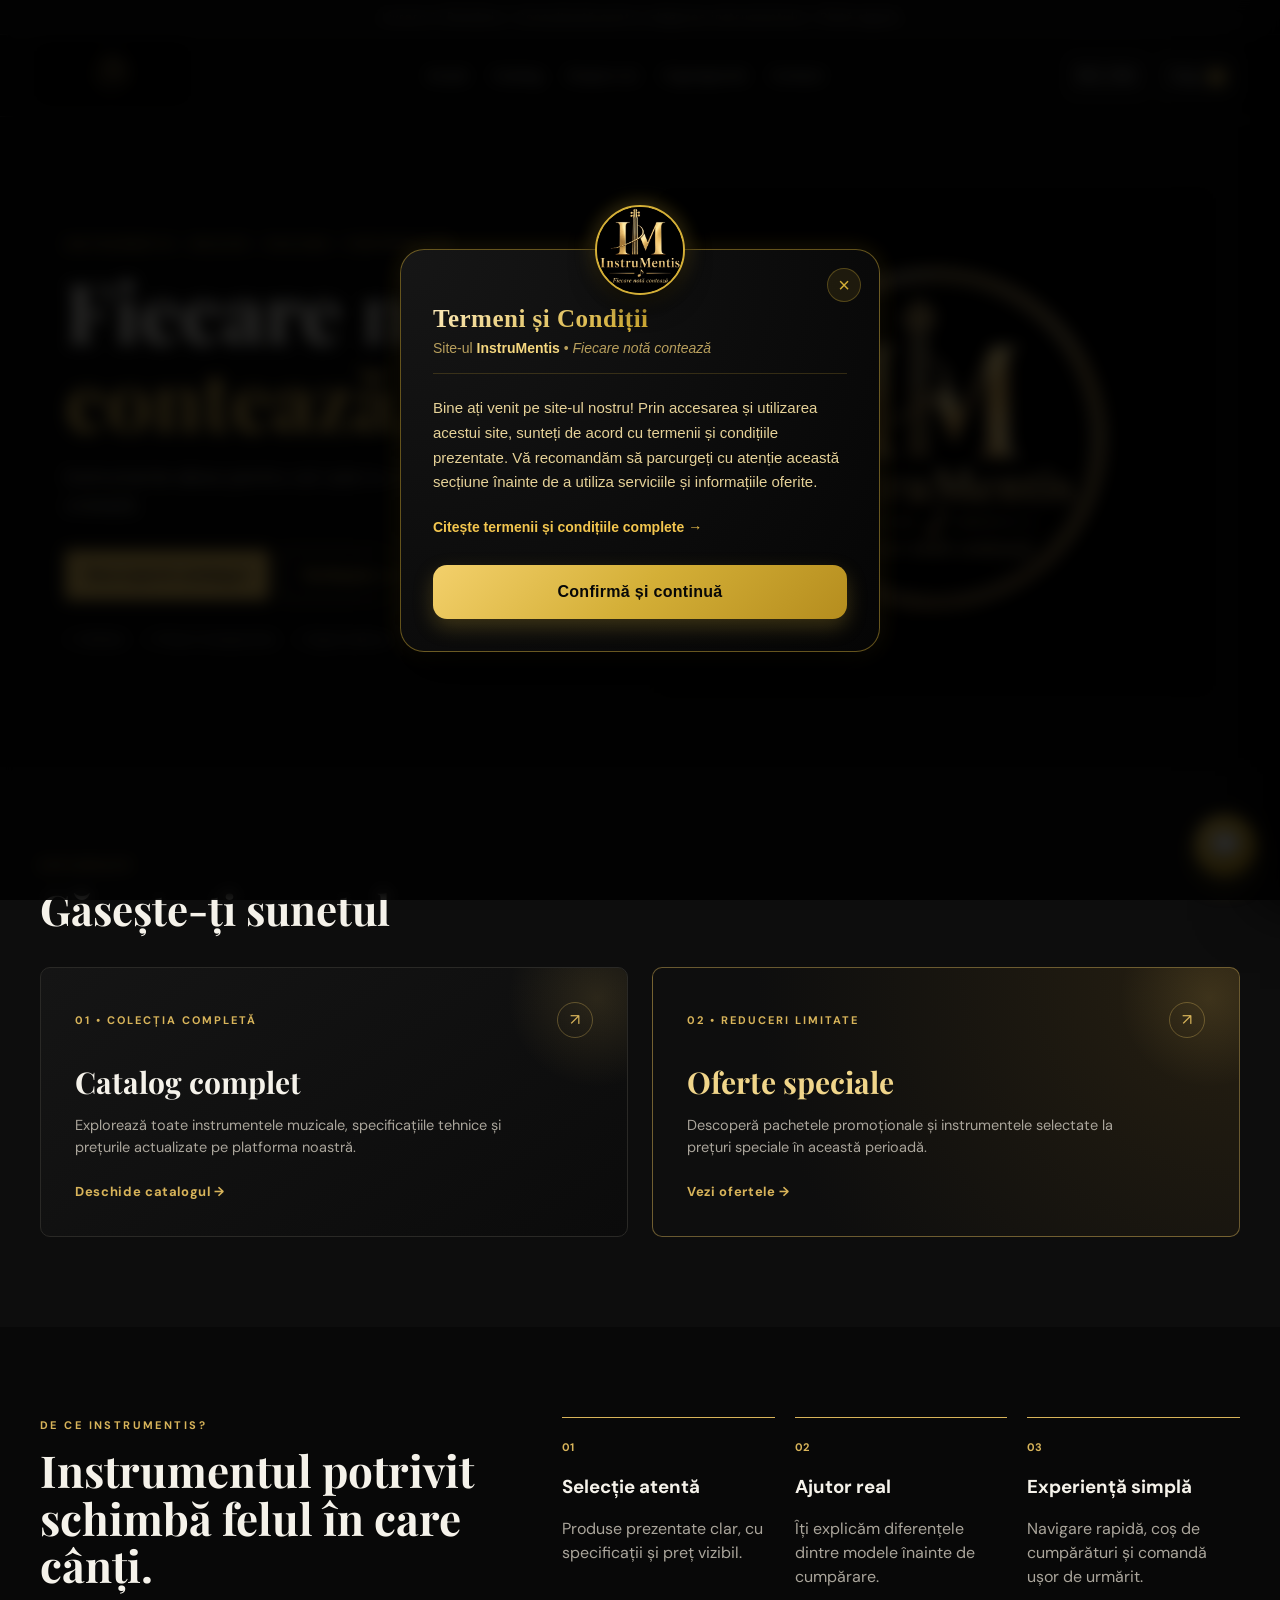
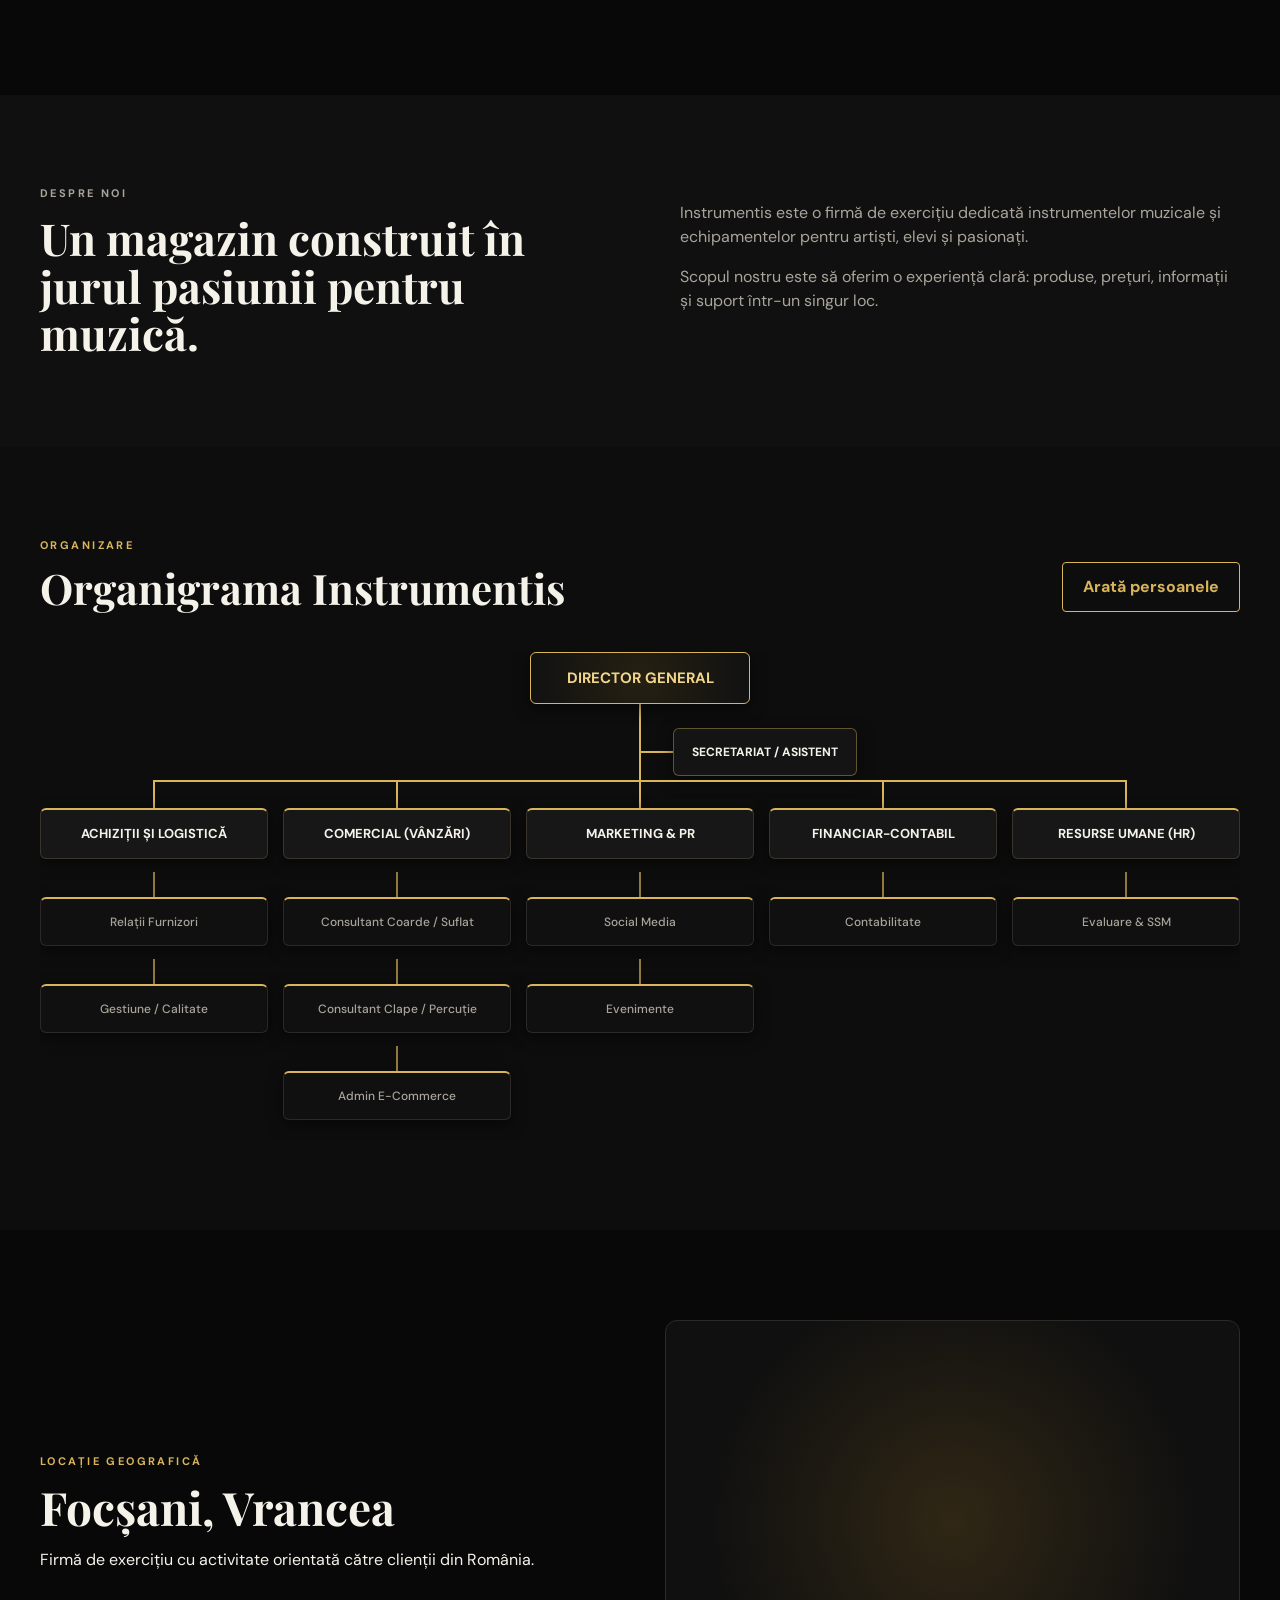
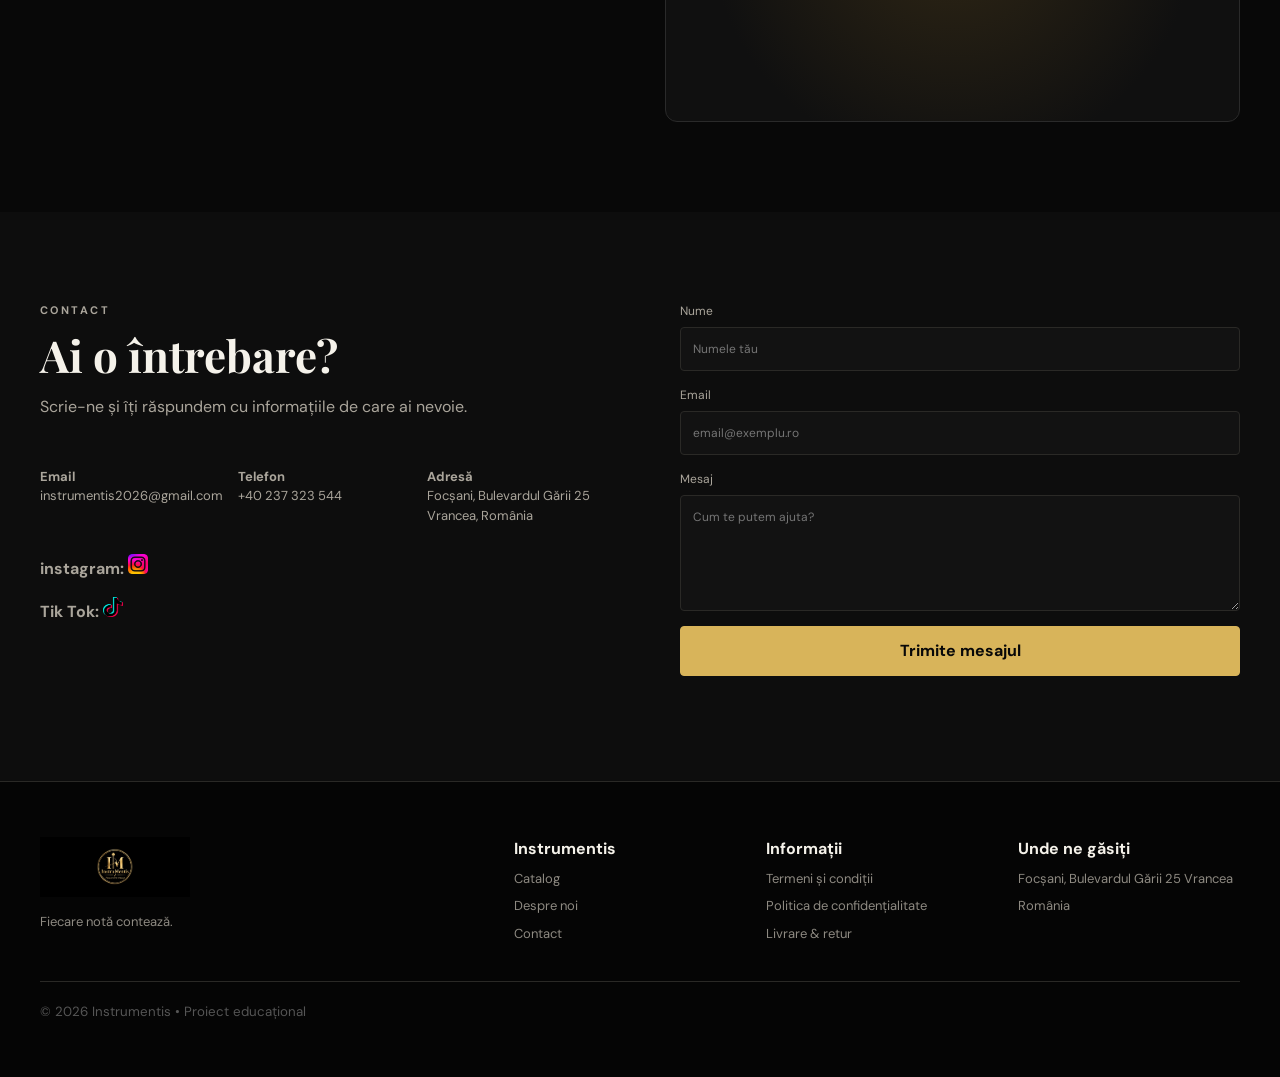
<file: index.html>
<!doctype html>
<html lang="ro">
<head>
<meta charset="utf-8">
<meta name="viewport" content="width=device-width,initial-scale=1">
<title>Instrumentis | Fiecare notă contează</title>
<meta name="description" content="Instrumentis — instrumente muzicale, accesorii și echipamente audio.">
<link rel="stylesheet" href="style.css">
</head>
<body>

<!-- POP UP PARTE INTRARE SITE -->
<div id="popup-termeni" class="popup-overlay">
  <div class="popup-container">
    <div class="popup-logo-badge">
      <img src="assets/logo.jpg" alt="Logo InstruMentis" class="popup-logo-img">
    </div>
    <button id="buton-inchide" class="popup-close" aria-label="Închide">&times;</button>
    <div class="popup-header">
      <h2>Termeni și Condiții</h2>
      <p class="popup-subtitle">Site-ul <strong>InstruMentis</strong> &bull; <em>Fiecare notă contează</em></p>
    </div>
    <div class="popup-body">
      <p>
        Bine ați venit pe site-ul nostru! Prin accesarea și utilizarea acestui site, sunteți de acord cu termenii și condițiile prezentate. Vă recomandăm să parcurgeți cu atenție această secțiune înainte de a utiliza serviciile și informațiile oferite.
      </p>
      <div class="popup-link-wrapper">
        <a href="termeni.html" target="_blank" class="popup-link">Citește termenii și condițiile complete &rarr;</a>
      </div>
    </div>
    <div class="popup-footer">
      <button id="buton-confirma" class="popup-buton">Confirmă și continuă</button>
    </div>
  </div>
</div>

<div class="announcement">Livrare în România • Consultanță pentru alegerea instrumentului • Plată sigură</div>
<header class="header">
  <a class="brand" href="#acasa" aria-label="Instrumentis - pagina principală">
    <img src="assets/logo.jpg" height="100" width="100" alt="Logo Instrumentis">
  </a>
  <nav class="nav" id="nav">
    <a href="#acasa">Acasă</a>
    <a href="catalog.html">Catalog</a>
    <a href="#despre">Despre noi</a>
    <a href="#organizare">Organigramă</a>
    <a href="#contact">Contact</a>
  </nav>
  <div class="header-actions">
    <button class="lang" id="langBtn">RO / EN</button>
    <div id="google_translate_element" style="position: absolute; left: -9999px; top: -9999px;"></div>
    
    <script type="text/javascript">
      function googleTranslateElementInit() {
        new google.translate.TranslateElement({
          pageLanguage: 'ro',
          includedLanguages: 'en,ro',
          autoDisplay: false
        }, 'google_translate_element');
      }
    </script>
    <script type="text/javascript" src="https://translate.google.com/translate_a/element.js?cb=googleTranslateElementInit"></script>

    <script>
      document.getElementById('langBtn').addEventListener('click', function() {
        var select = document.querySelector('.goog-te-combo');
        if (select) {
          var currentLang = select.value;
          var nextLang = (currentLang === 'en') ? 'ro' : 'en';
          select.value = nextLang;
          select.dispatchEvent(new Event('change', { bubbles: true }));
          this.textContent = (nextLang === 'en') ? 'EN / RO' : 'RO / EN';
        } else {
          alert('Sistemul Google Translate se încarcă. Reîncearcă într-o secundă.');
        }
      });
    </script>

    <button class="cart-btn" id="cartOpen">Coș <span id="cartCount">0</span></button>
    <button class="menu" id="menuBtn" aria-label="Meniu">☰</button>
  </div>
</header>

<main id="acasa">
<section class="hero">
  <div class="hero-copy">
    <p class="eyebrow">INSTRUMENTIS • MUZICĂ • PASIUNE • PERFORMANȚĂ</p>
    <h1>Fiecare notă <span>contează.</span></h1>
    <p class="lead">Instrumente alese pentru cei care nu doar ascultă muzica, ci o creează.</p>
    <div class="hero-actions">
      <a class="btn gold" href="catalog.html">Descoperă catalogul</a>
      <a class="btn outline" href="#contact">Vorbește cu noi</a>
    </div>
    <div class="trust"><span>✓ Calitate</span><span>✓ Prețuri transparente</span><span>✓ Suport dedicat</span></div>
  </div>
  <div class="hero-art"><img src="assets/logo.jpg" alt="Chitară electrică Instrumentis"></div>
</section>


<section class="categories">
  <div class="section-head"><p class="eyebrow">EXPLOREAZĂ</p><h2>Găsește-ți sunetul</h2></div>
<div class="promo-grid">
  <a href="catalog.html" class="promo-card">
    <div class="promo-top">
      <span class="promo-tag">01 • COLECȚIA COMPLETĂ</span>
      <span class="promo-arrow">↗</span>
    </div>
    <h3>Catalog complet</h3>
    <p>Explorează toate instrumentele muzicale, specificațiile tehnice și prețurile actualizate pe platforma noastră.</p>
    <span class="promo-cta">Deschide catalogul →</span>
  </a>

  <a href="oferte.html" class="promo-card featured">
    <div class="promo-top">
      <span class="promo-tag">02 • REDUCERI LIMITATE</span>
      <span class="promo-arrow">↗</span>
    </div>
    <h3>Oferte speciale</h3>
    <p>Descoperă pachetele promoționale și instrumentele selectate la prețuri speciale în această perioadă.</p>
    <span class="promo-cta">Vezi ofertele →</span>
  </a>
</div>

</section>

<section class="feature">
  <div><p class="eyebrow">DE CE INSTRUMENTIS?</p><h2>Instrumentul potrivit schimbă felul în care cânți.</h2></div>
  <div class="feature-list">
    <article><b>01</b><h3>Selecție atentă</h3><p>Produse prezentate clar, cu specificații și preț vizibil.</p></article>
    <article><b>02</b><h3>Ajutor real</h3><p>Îți explicăm diferențele dintre modele înainte de cumpărare.</p></article>
    <article><b>03</b><h3>Experiență simplă</h3><p>Navigare rapidă, coș de cumpărături și comandă ușor de urmărit.</p></article>
  </div>
</section>

<section class="about" id="despre">
  <div><p class="eyebrow">DESPRE NOI</p><h2>Un magazin construit în jurul pasiunii pentru muzică.</h2></div>
  <div>
    <p>Instrumentis este o firmă de exercițiu dedicată instrumentelor muzicale și echipamentelor pentru artiști, elevi și pasionați.</p>
    <p>Scopul nostru este să oferim o experiență clară: produse, prețuri, informații și suport într-un singur loc.</p>
  </div>
</section>

<section class="org" id="organizare">
  <div class="section-head row">
    <div><p class="eyebrow">ORGANIZARE</p><h2>Organigrama Instrumentis</h2></div>
    <button type="button" class="btn outline" id="toggleOrgPeopleBtn">Arată persoanele</button>
  </div>
  <div class="org-tree-container">
    <div class="org-top-branch">
      <div class="org-box main" data-person="Dragomirică Alexandra"><b>DIRECTOR GENERAL</b></div>
      <div class="org-stem-down">
        <div class="org-secr-branch">
          <div class="org-box secr" data-person="Nume Secretariat / Asistent"><b>SECRETARIAT / ASISTENT</b></div>
        </div>
      </div>
    </div>

    <div class="org-row-main">
      <div class="org-column">
        <div class="org-box dept" data-person="Nume Achiziții și Logistică">ACHIZIȚII ȘI LOGISTICĂ</div>
        <div class="org-box sub" data-person="Nume Relații Furnizori">Relații Furnizori</div>
        <div class="org-box sub" data-person="Nume Gestiune / Calitate">Gestiune / Calitate</div>
      </div>

      <div class="org-column">
        <div class="org-box dept" data-person="Nume Comercial (Vânzări)">COMERCIAL (VÂNZĂRI)</div>
        <div class="org-box sub" data-person="Nume Consultant Coarde / Suflat">Consultant Coarde / Suflat</div>
        <div class="org-box sub" data-person="Nume Consultant Clape / Percuție">Consultant Clape / Percuție</div>
        <div class="org-box sub" data-person="Nume Admin E-Commerce">Admin E-Commerce</div>
      </div>

      <div class="org-column">
        <div class="org-box dept" data-person="Nume Marketing & PR">MARKETING & PR</div>
        <div class="org-box sub" data-person="Nume Social Media">Social Media</div>
        <div class="org-box sub" data-person="Nume Evenimente">Evenimente</div>
      </div>

      <div class="org-column">
        <div class="org-box dept" data-person="Nume Financiar-Contabil">FINANCIAR-CONTABIL</div>
        <div class="org-box sub" data-person="Nume Contabilitate">Contabilitate</div>
      </div>

      <div class="org-column">
        <div class="org-box dept" data-person="Nume Resurse Umane (HR)">RESURSE UMANE (HR)</div>
        <div class="org-box sub" data-person="Nume Evaluare & SSM">Evaluare & SSM</div>
      </div>
    </div>
  </div>
</section>

<section class="location">
  <div><p class="eyebrow">LOCAȚIE GEOGRAFICĂ</p><h2>Focșani, Vrancea</h2><p>Firmă de exercițiu cu activitate orientată către clienții din România.</p></div>
  <div class="map-card" style="width: 100%; overflow: hidden; border-radius: 12px; border: 1px solid #2a2a2a;">
    <iframe 
        src="https://maps.google.com/maps?q=Colegiul%20Economic%20Mihail%20Kog%C4%83lniceanu%20Foc%C8%99ani&t=&z=16&ie=UTF8&iwloc=&output=embed" 
        width="100%" 
        height="400" 
        style="border:0; filter: grayscale(90%) invert(90%) contrast(120%);" 
        allowfullscreen="" 
        loading="lazy" 
        referrerpolicy="no-referrer-when-downgrade">
    </iframe>
  </div>
</section>

<section class="contact" id="contact">
  <div>
    <p class="eyebrow">CONTACT</p>
    <h2>Ai o întrebare?</h2>
    <p>Scrie-ne și îți răspundem cu informațiile de care ai nevoie.</p>
    <div class="contact-details">
      <p><b>Email</b><br>instrumentis2026@gmail.com</p>
      <p><b>Telefon</b><br>+40 237 323 544</p>
      <p><b>Adresă</b><br>Focșani, Bulevardul Gării 25 Vrancea, România</p> 
    </div>
    <p><b>instagram: <a href="https://www.instagram.com/instrumentis.cemk" target="_blank"><img width="20" height="20" src="assets/Insta.png" alt="Instagram"></a></b></p>
    <p><b>Tik Tok: <a href="https://www.tiktok.com/@instrumentis2?_r=1&_t=ZN-9BXWaharaLb" target="_blank"><img width="20" height="20" src="assets/Tiktok.jpg" alt="Tik Tok"></a></b></p>
  </div>
  
  <form id="contactForm" action="https://formsubmit.co/instrumentis2026@gmail.com" method="POST">
    <label>Nume<input required name="name" placeholder="Numele tău"></label>
    <label>Email<input required type="email" name="email" placeholder="email@exemplu.ro"></label>
    <label>Mesaj<textarea required name="message" rows="5" placeholder="Cum te putem ajuta?"></textarea></label>
    <button class="btn gold" type="submit">Trimite mesajul</button>
    <p class="form-note" id="formNote"></p>
  </form>
</section>
</main>

<footer>
  <div><img src="assets/logo.jpg" alt="Instrumentis"><p>Fiecare notă contează.</p></div>
  <div><b>Instrumentis</b><a href="catalog.html">Catalog</a><a href="#despre">Despre noi</a><a href="#contact">Contact</a></div>
  <div>
    <b>Informații</b>
    <a href="termeni.html#termeni">Termeni și condiții</a>
    <a href="termeni.html#confidentialitate">Politica de confidențialitate</a>
    <a href="termeni.html#livrare">Livrare & retur</a>
  </div>
  <div><b>Unde ne găsiți</b><span>Focșani, Bulevardul Gării 25 Vrancea</span><span>România</span></div>
  <small>© 2026 Instrumentis • Proiect educațional</small>
</footer>

<!-- SERTAR COȘ -->
<aside class="cart" id="cart">
  <div class="cart-head"><h2>Coșul tău</h2><button id="cartClose">&times;</button></div>
  <div id="cartItems"></div>
  <div class="cart-total"><span>Total</span><strong id="cartTotal">0 RON</strong></div>
  <button class="btn gold full" id="checkout">Finalizează comanda</button>
  <p class="secure">🔒 Comanda este o simulare educațională. Nu se efectuează plăți reale.</p>
</aside>

<div class="overlay" id="overlay"></div>
<div class="modal" id="productModal"><button class="modal-close" id="modalClose">×</button><div id="modalContent"></div></div>
<div class="toast" id="toast"></div>

<!-- POP-UP FINALIZARE COMANDĂ -->
<div id="checkoutModal" style="display:none; position:fixed; top:0; left:0; width:100%; height:100%; background:rgba(0,0,0,0.85); z-index:99999; justify-content:center; align-items:center; overflow-y:auto; padding:20px;">
    <div style="background:#141414; border:1px solid #d4af37; padding:30px; border-radius:12px; width:90%; max-width:500px; color:#fff; position:relative; margin:auto;">
        <button id="closeCheckoutModal" style="position:absolute; top:15px; right:15px; background:none; border:none; color:#fff; font-size:22px; cursor:pointer;">&times;</button>
        <h2 style="color:#d4af37; margin-bottom:20px; font-size:20px;">Finalizare Comandă — InstruMentis</h2>
        
        <form id="checkoutForm" style="display:flex; flex-direction:column; gap:14px;">
            <div>
                <label style="font-size:12px; color:#aaa; display:block; margin-bottom:4px;">Nume și Prenume</label>
                <input type="text" id="custName" required placeholder="ex: Popescu Alexandru" style="width:100%; padding:10px; background:#222; border:1px solid #444; color:#fff; border-radius:6px; box-sizing:border-box;">
            </div>
            <div>
                <label style="font-size:12px; color:#aaa; display:block; margin-bottom:4px;">Număr de telefon (max 10 cifre)</label>
                <input type="tel" id="custPhone" required placeholder="07xxxxxxxx" maxlength="10" style="width:100%; padding:10px; background:#222; border:1px solid #444; color:#fff; border-radius:6px; box-sizing:border-box;">
            </div>

            <!-- JUDEȚ ȘI LOCALITATE -->
            <div style="display:flex; gap:10px;">
                <div style="flex:1;">
                    <label style="font-size:12px; color:#aaa; display:block; margin-bottom:4px;">Județ</label>
                    <select id="custCounty" required style="width:100%; padding:10px; background:#222; border:1px solid #444; color:#fff; border-radius:6px; box-sizing:border-box;">
                        <option value="">Selectați județul</option>
                        <option value="Alba">Alba</option>
                        <option value="Arad">Arad</option>
                        <option value="Argeș">Argeș</option>
                        <option value="Bacău">Bacău</option>
                        <option value="Bihor">Bihor</option>
                        <option value="Bistrița-Năsăud">Bistrița-Năsăud</option>
                        <option value="Botoșani">Botoșani</option>
                        <option value="Brăila">Brăila</option>
                        <option value="Brașov">Brașov</option>
                        <option value="București">București</option>
                        <option value="Buzău">Buzău</option>
                        <option value="Călărași">Călărași</option>
                        <option value="Caraș-Severin">Caraș-Severin</option>
                        <option value="Cluj">Cluj</option>
                        <option value="Constanța">Constanța</option>
                        <option value="Covasna">Covasna</option>
                        <option value="Dâmbovița">Dâmbovița</option>
                        <option value="Dolj">Dolj</option>
                        <option value="Galați">Galați</option>
                        <option value="Giurgiu">Giurgiu</option>
                        <option value="Gorj">Gorj</option>
                        <option value="Harghita">Harghita</option>
                        <option value="Hunedoara">Hunedoara</option>
                        <option value="Ialomița">Ialomița</option>
                        <option value="Iași">Iași</option>
                        <option value="Ilfov">Ilfov</option>
                        <option value="Maramureș">Maramureș</option>
                        <option value="Mehedinți">Mehedinți</option>
                        <option value="Mureș">Mureș</option>
                        <option value="Neamț">Neamț</option>
                        <option value="Olt">Olt</option>
                        <option value="Prahova">Prahova</option>
                        <option value="Sălaj">Sălaj</option>
                        <option value="Satu Mare">Satu Mare</option>
                        <option value="Sibiu">Sibiu</option>
                        <option value="Suceava">Suceava</option>
                        <option value="Teleorman">Teleorman</option>
                        <option value="Timiș">Timiș</option>
                        <option value="Tulcea">Tulcea</option>
                        <option value="Vâlcea">Vâlcea</option>
                        <option value="Vaslui">Vaslui</option>
                        <option value="Vrancea">Vrancea</option>
                    </select>
                </div>
                <div style="flex:1;">
                    <label style="font-size:12px; color:#aaa; display:block; margin-bottom:4px;">Localitate</label>
                    <input type="text" id="custCity" required placeholder="ex: Focșani" style="width:100%; padding:10px; background:#222; border:1px solid #444; color:#fff; border-radius:6px; box-sizing:border-box;">
                </div>
            </div>

            <div>
                <label style="font-size:12px; color:#aaa; display:block; margin-bottom:4px;">Adresă de livrare</label>
                <input type="text" id="custAddress" required placeholder="ex: Bulevardul Gării, nr. 25" style="width:100%; padding:10px; background:#222; border:1px solid #444; color:#fff; border-radius:6px; box-sizing:border-box;">
            </div>

            <div>
                <label style="font-size:12px; color:#aaa; display:block; margin-bottom:4px;">Metodă de plată</label>
                <select id="custPayment" style="width:100%; padding:10px; background:#222; border:1px solid #444; color:#fff; border-radius:6px; box-sizing:border-box;">
                    <option value="ramburs">Plată ramburs la curier (numerar)</option>
                    <option value="card">Plată online cu cardul bancar</option>
                </select>
            </div>

            <!-- CÂMPURI CARD AUTOMATIZATE -->
            <div id="cardDetailsContainer" style="display:none; background:#1e1e1e; padding:15px; border-radius:8px; border:1px solid #333; gap:10px; flex-direction:column;">
                <h4 style="color:#d4af37; font-size:13px; margin:0 0 5px 0;">Detalii Card Bancar (Securizat 3D)</h4>
                <div>
                    <label style="font-size:11px; color:#aaa; display:block; margin-bottom:2px;">Număr card</label>
                    <input type="text" id="cardNumber" placeholder="4000 1234 5678 9010" maxlength="19" autocomplete="off" style="width:100%; padding:8px; background:#111; border:1px solid #444; color:#fff; border-radius:4px; box-sizing:border-box;">
                </div>
                <div style="display:flex; gap:10px;">
                    <div style="flex:1;">
                        <label style="font-size:11px; color:#aaa; display:block; margin-bottom:2px;">Data expirării</label>
                        <input type="text" id="cardExp" placeholder="LL/AA" maxlength="5" autocomplete="off" style="width:100%; padding:8px; background:#111; border:1px solid #444; color:#fff; border-radius:4px; box-sizing:border-box;">
                    </div>
                    <div style="flex:1;">
                        <label style="font-size:11px; color:#aaa; display:block; margin-bottom:2px;">CVV / CVC</label>
                        <input type="password" id="cardCvv" placeholder="123" maxlength="3" autocomplete="off" style="width:100%; padding:8px; background:#111; border:1px solid #444; color:#fff; border-radius:4px; box-sizing:border-box;">
                    </div>
                </div>
            </div>

            <button type="submit" style="background:#d4af37; color:#000; font-weight:bold; border:none; padding:12px; border-radius:6px; cursor:pointer; margin-top:5px; font-size:15px; width:100%;">Plasează Comanda</button>
        </form>
    </div>
</div>

<!-- WIDGET CHATBOT AI -->
<button class="ai-chat-btn" id="aiChatToggle" aria-label="Asistent AI">💬</button>
<div class="ai-chat-window" id="aiChatWindow">
  <div class="ai-chat-header">
    <div class="ai-chat-title">
      <div class="ai-chat-dot"></div>
      <h3>Asistent Instrumentis</h3>
    </div>
    <button class="ai-chat-close" id="aiChatClose">&times;</button>
  </div>
  <div class="ai-chat-messages" id="aiChatMessages">
    <div class="ai-msg bot">
      Salut! Sunt asistentul tău virtual InstruMentis. Cu ce te pot ajuta legat de produsele, prețurile, comanda sau datele noastre de contact?
    </div>
  </div>
  <div class="ai-chat-input-area">
    <input type="text" id="aiChatInput" placeholder="Întreabă ceva despre site..." autocomplete="off">
    <button class="ai-chat-send" id="aiChatSend">Trimite</button>
  </div>
</div>

<script src="data.js"></script>
<script src="script.js"></script>
</body>
</html>
</file>
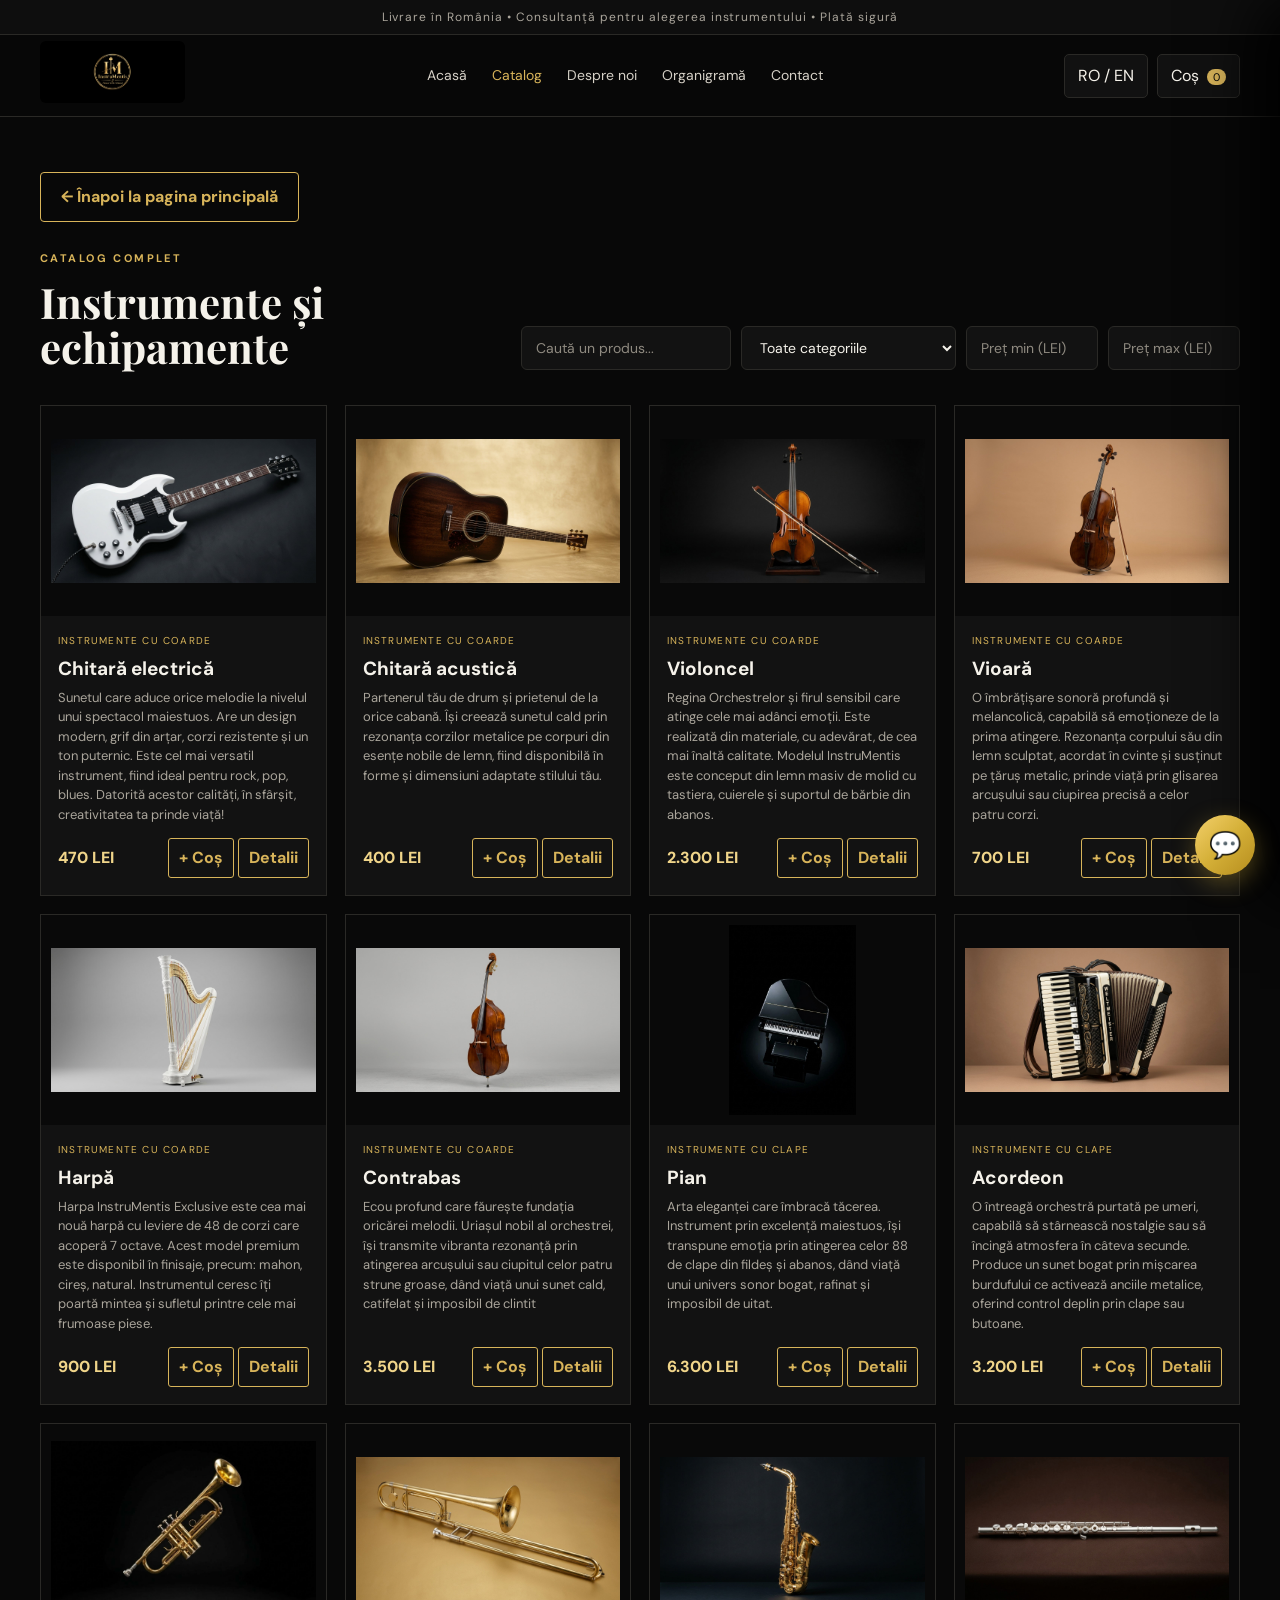
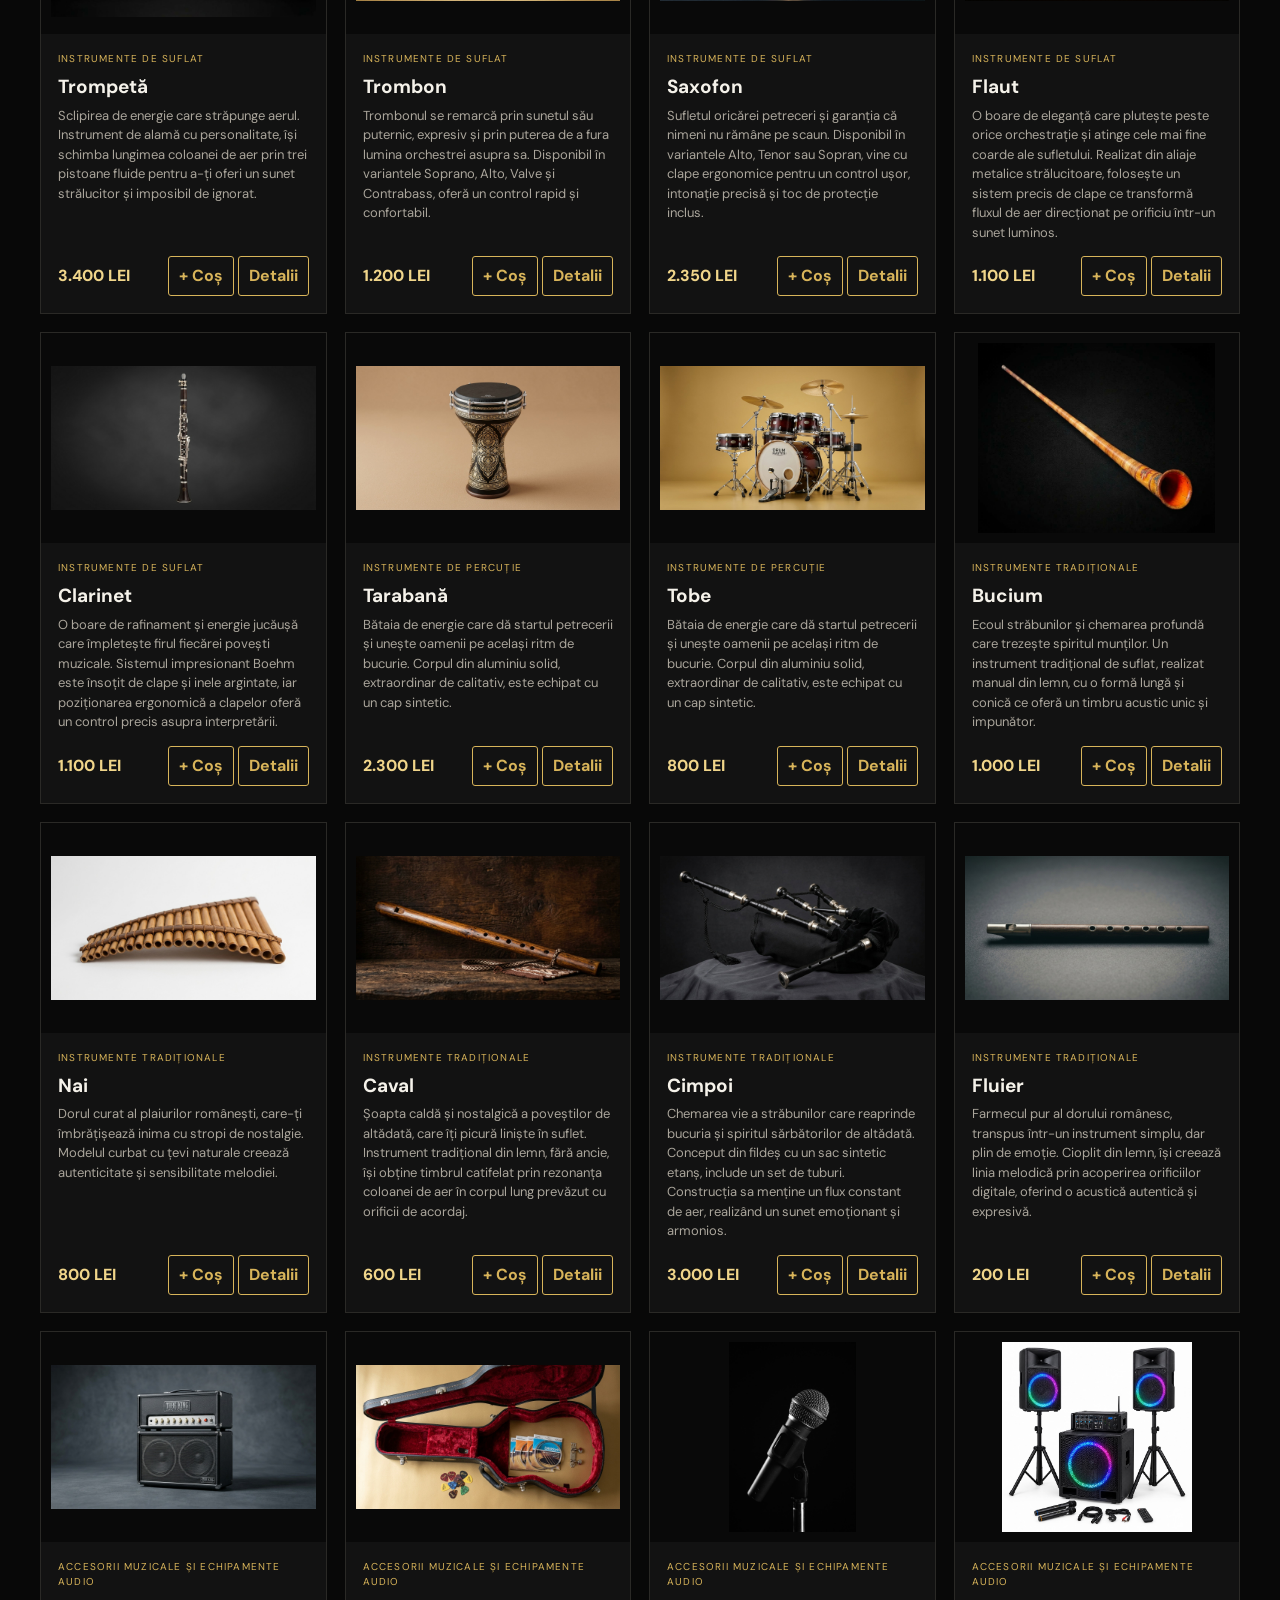
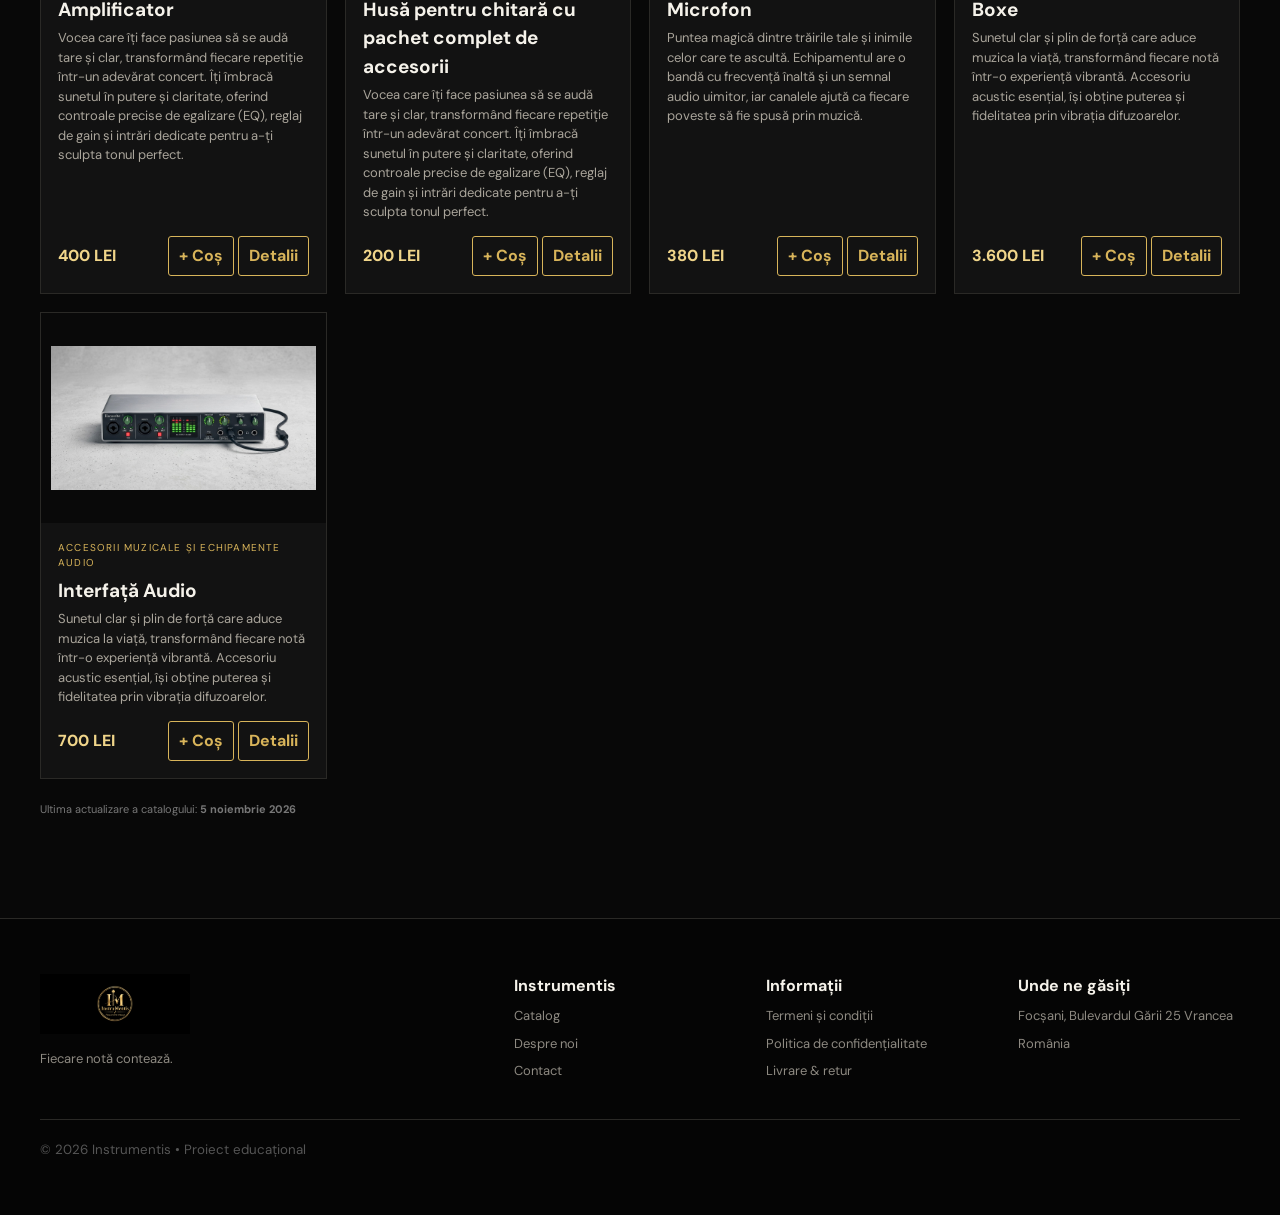
<file: catalog.html>
<!doctype html>
<html lang="ro">
<head>
<meta charset="utf-8">
<meta name="viewport" content="width=device-width,initial-scale=1">
<title>Catalog | InstruMentis — Fiecare notă contează</title>
<meta name="description" content="Catalogul complet Instrumentis — instrumente muzicale, accesorii și echipamente audio.">
<link rel="stylesheet" href="style.css">
</head>
<body>

<div class="announcement">Livrare în România • Consultanță pentru alegerea instrumentului • Plată sigură</div>
<header class="header">
  <a class="brand" href="index.html#acasa" aria-label="Instrumentis - pagina principală">
    <img src="assets/logo.jpg" height="100" width="100" alt="Logo Instrumentis">
  </a>
  <nav class="nav" id="nav">
    <a href="index.html#acasa">Acasă</a>
    <a href="catalog.html" aria-current="page" style="color: var(--gold);">Catalog</a>
    <a href="index.html#despre">Despre noi</a>
    <a href="index.html#organizare">Organigramă</a>
    <a href="index.html#contact">Contact</a>
  </nav>
  <div class="header-actions">
    <button class="lang" id="langBtn">RO / EN</button>
    <div id="google_translate_element" style="position: absolute; left: -9999px; top: -9999px;"></div>

    <script type="text/javascript">
      function googleTranslateElementInit() {
        new google.translate.TranslateElement({
          pageLanguage: 'ro',
          includedLanguages: 'en,ro',
          autoDisplay: false
        }, 'google_translate_element');
      }
    </script>
    <script type="text/javascript" src="https://translate.google.com/translate_a/element.js?cb=googleTranslateElementInit"></script>

    <script>
      document.getElementById('langBtn').addEventListener('click', function() {
        var select = document.querySelector('.goog-te-combo');
        if (select) {
          var currentLang = select.value;
          var nextLang = (currentLang === 'en') ? 'ro' : 'en';
          select.value = nextLang;
          select.dispatchEvent(new Event('change', { bubbles: true }));
          this.textContent = (nextLang === 'en') ? 'EN / RO' : 'RO / EN';
        } else {
          alert('Sistemul Google Translate se încarcă. Reîncearcă într-o secundă.');
        }
      });
    </script>

    <button class="cart-btn" id="cartOpen">Coș <span id="cartCount">0</span></button>
    <button class="menu" id="menuBtn" aria-label="Meniu">☰</button>
  </div>
</header>

<main>
  <section class="catalog" id="catalog" style="padding-top: 55px; background: var(--bg);">
    <div style="margin-bottom: 28px;">
      <a href="index.html" class="btn outline">← Înapoi la pagina principală</a>
    </div>

    <div class="section-head row">
      <div>
        <p class="eyebrow">CATALOG COMPLET</p>
        <h2>Instrumente și echipamente</h2>
      </div>
      <div class="filters">
        <input id="search" type="search" placeholder="Caută un produs...">
        <select id="filter"><option value="">Toate categoriile</option></select>
        </select>
          <input id="minPrice" type="number" min="0" placeholder="Preț min (LEI)">
          <input id="maxPrice" type="number" min="0" placeholder="Preț max (LEI)">
      </div>
    </div>

    <div class="product-grid" id="productGrid"></div>
    <p class="updated">Ultima actualizare a catalogului: <strong>5 noiembrie 2026</strong></p>
  </section>
</main>

<footer>
  <div><img src="assets/logo.jpg" alt="Instrumentis"><p>Fiecare notă contează.</p></div>
  <div><b>Instrumentis</b><a href="catalog.html">Catalog</a><a href="index.html#despre">Despre noi</a><a href="index.html#contact">Contact</a></div>
  <div>
    <b>Informații</b>
    <a href="termeni.html#termeni">Termeni și condiții</a>
    <a href="termeni.html#confidentialitate">Politica de confidențialitate</a>
    <a href="termeni.html#livrare">Livrare & retur</a>
  </div>
  <div><b>Unde ne găsiți</b><span>Focșani, Bulevardul Gării 25 Vrancea</span><span>România</span></div>
  <small>© 2026 Instrumentis • Proiect educațional</small>
</footer>

<!-- SERTAR COȘ -->
<aside class="cart" id="cart">
  <div class="cart-head"><h2>Coșul tău</h2><button id="cartClose">&times;</button></div>
  <div id="cartItems"></div>
  <div class="cart-total"><span>Total</span><strong id="cartTotal">0 RON</strong></div>
  <button class="btn gold full" id="checkout">Finalizează comanda</button>
  <p class="secure">🔒 Comanda este o simulare educațională. Nu se efectuează plăți reale.</p>
</aside>

<div class="overlay" id="overlay"></div>
<div class="modal" id="productModal"><button class="modal-close" id="modalClose">×</button><div id="modalContent"></div></div>
<div class="toast" id="toast"></div>

<!-- POP-UP FINALIZARE COMANDĂ -->
<div id="checkoutModal" style="display:none; position:fixed; top:0; left:0; width:100%; height:100%; background:rgba(0,0,0,0.85); z-index:99999; justify-content:center; align-items:center; overflow-y:auto; padding:20px;">
    <div style="background:#141414; border:1px solid #d4af37; padding:30px; border-radius:12px; width:90%; max-width:500px; color:#fff; position:relative; margin:auto;">
        <button id="closeCheckoutModal" style="position:absolute; top:15px; right:15px; background:none; border:none; color:#fff; font-size:22px; cursor:pointer;">&times;</button>
        <h2 style="color:#d4af37; margin-bottom:20px; font-size:20px;">Finalizare Comandă — InstruMentis</h2>

        <form id="checkoutForm" style="display:flex; flex-direction:column; gap:14px;">
            <div>
                <label style="font-size:12px; color:#aaa; display:block; margin-bottom:4px;">Nume și Prenume</label>
                <input type="text" id="custName" required placeholder="ex: Popescu Alexandru" style="width:100%; padding:10px; background:#222; border:1px solid #444; color:#fff; border-radius:6px; box-sizing:border-box;">
            </div>
            <div>
                <label style="font-size:12px; color:#aaa; display:block; margin-bottom:4px;">Număr de telefon (max 10 cifre)</label>
                <input type="tel" id="custPhone" required placeholder="07xxxxxxxx" maxlength="10" style="width:100%; padding:10px; background:#222; border:1px solid #444; color:#fff; border-radius:6px; box-sizing:border-box;">
            </div>

            <!-- JUDEȚ ȘI LOCALITATE -->
            <div style="display:flex; gap:10px;">
                <div style="flex:1;">
                    <label style="font-size:12px; color:#aaa; display:block; margin-bottom:4px;">Județ</label>
                    <select id="custCounty" required style="width:100%; padding:10px; background:#222; border:1px solid #444; color:#fff; border-radius:6px; box-sizing:border-box;">
                        <option value="">Selectați județul</option>
                        <option value="Alba">Alba</option>
                        <option value="Arad">Arad</option>
                        <option value="Argeș">Argeș</option>
                        <option value="Bacău">Bacău</option>
                        <option value="Bihor">Bihor</option>
                        <option value="Bistrița-Năsăud">Bistrița-Năsăud</option>
                        <option value="Botoșani">Botoșani</option>
                        <option value="Brăila">Brăila</option>
                        <option value="Brașov">Brașov</option>
                        <option value="București">București</option>
                        <option value="Buzău">Buzău</option>
                        <option value="Călărași">Călărași</option>
                        <option value="Caraș-Severin">Caraș-Severin</option>
                        <option value="Cluj">Cluj</option>
                        <option value="Constanța">Constanța</option>
                        <option value="Covasna">Covasna</option>
                        <option value="Dâmbovița">Dâmbovița</option>
                        <option value="Dolj">Dolj</option>
                        <option value="Galați">Galați</option>
                        <option value="Giurgiu">Giurgiu</option>
                        <option value="Gorj">Gorj</option>
                        <option value="Harghita">Harghita</option>
                        <option value="Hunedoara">Hunedoara</option>
                        <option value="Ialomița">Ialomița</option>
                        <option value="Iași">Iași</option>
                        <option value="Ilfov">Ilfov</option>
                        <option value="Maramureș">Maramureș</option>
                        <option value="Mehedinți">Mehedinți</option>
                        <option value="Mureș">Mureș</option>
                        <option value="Neamț">Neamț</option>
                        <option value="Olt">Olt</option>
                        <option value="Prahova">Prahova</option>
                        <option value="Sălaj">Sălaj</option>
                        <option value="Satu Mare">Satu Mare</option>
                        <option value="Sibiu">Sibiu</option>
                        <option value="Suceava">Suceava</option>
                        <option value="Teleorman">Teleorman</option>
                        <option value="Timiș">Timiș</option>
                        <option value="Tulcea">Tulcea</option>
                        <option value="Vâlcea">Vâlcea</option>
                        <option value="Vaslui">Vaslui</option>
                        <option value="Vrancea">Vrancea</option>
                    </select>
                </div>
                <div style="flex:1;">
                    <label style="font-size:12px; color:#aaa; display:block; margin-bottom:4px;">Localitate</label>
                    <input type="text" id="custCity" required placeholder="ex: Focșani" style="width:100%; padding:10px; background:#222; border:1px solid #444; color:#fff; border-radius:6px; box-sizing:border-box;">
                </div>
            </div>

            <div>
                <label style="font-size:12px; color:#aaa; display:block; margin-bottom:4px;">Adresă de livrare</label>
                <input type="text" id="custAddress" required placeholder="ex: Bulevardul Gării, nr. 25" style="width:100%; padding:10px; background:#222; border:1px solid #444; color:#fff; border-radius:6px; box-sizing:border-box;">
            </div>

            <div>
                <label style="font-size:12px; color:#aaa; display:block; margin-bottom:4px;">Metodă de plată</label>
                <select id="custPayment" style="width:100%; padding:10px; background:#222; border:1px solid #444; color:#fff; border-radius:6px; box-sizing:border-box;">
                    <option value="ramburs">Plată ramburs la curier (numerar)</option>
                    <option value="card">Plată online cu cardul bancar</option>
                </select>
            </div>

            <!-- CÂMPURI CARD AUTOMATIZATE -->
            <div id="cardDetailsContainer" style="display:none; background:#1e1e1e; padding:15px; border-radius:8px; border:1px solid #333; gap:10px; flex-direction:column;">
                <h4 style="color:#d4af37; font-size:13px; margin:0 0 5px 0;">Detalii Card Bancar (Securizat 3D)</h4>
                <div>
                    <label style="font-size:11px; color:#aaa; display:block; margin-bottom:2px;">Număr card</label>
                    <input type="text" id="cardNumber" placeholder="4000 1234 5678 9010" maxlength="19" autocomplete="off" style="width:100%; padding:8px; background:#111; border:1px solid #444; color:#fff; border-radius:4px; box-sizing:border-box;">
                </div>
                <div style="display:flex; gap:10px;">
                    <div style="flex:1;">
                        <label style="font-size:11px; color:#aaa; display:block; margin-bottom:2px;">Data expirării</label>
                        <input type="text" id="cardExp" placeholder="LL/AA" maxlength="5" autocomplete="off" style="width:100%; padding:8px; background:#111; border:1px solid #444; color:#fff; border-radius:4px; box-sizing:border-box;">
                    </div>
                    <div style="flex:1;">
                        <label style="font-size:11px; color:#aaa; display:block; margin-bottom:2px;">CVV / CVC</label>
                        <input type="password" id="cardCvv" placeholder="123" maxlength="3" autocomplete="off" style="width:100%; padding:8px; background:#111; border:1px solid #444; color:#fff; border-radius:4px; box-sizing:border-box;">
                    </div>
                </div>
            </div>

            <button type="submit" style="background:#d4af37; color:#000; font-weight:bold; border:none; padding:12px; border-radius:6px; cursor:pointer; margin-top:5px; font-size:15px; width:100%;">Plasează Comanda</button>
        </form>
    </div>
</div>

<!-- WIDGET CHATBOT AI -->
<button class="ai-chat-btn" id="aiChatToggle" aria-label="Asistent AI">💬</button>
<div class="ai-chat-window" id="aiChatWindow">
  <div class="ai-chat-header">
    <div class="ai-chat-title">
      <div class="ai-chat-dot"></div>
      <h3>Asistent Instrumentis</h3>
    </div>
    <button class="ai-chat-close" id="aiChatClose">&times;</button>
  </div>
  <div class="ai-chat-messages" id="aiChatMessages">
    <div class="ai-msg bot">
      Salut! Sunt asistentul tău virtual InstruMentis. Cu ce te pot ajuta legat de produsele, prețurile, comanda sau datele noastre de contact?
    </div>
  </div>
  <div class="ai-chat-input-area">
    <input type="text" id="aiChatInput" placeholder="Întreabă ceva despre site..." autocomplete="off">
    <button class="ai-chat-send" id="aiChatSend">Trimite</button>
  </div>
</div>

<script src="data.js"></script>
<script src="script.js"></script>






</body>

</html>
</file>
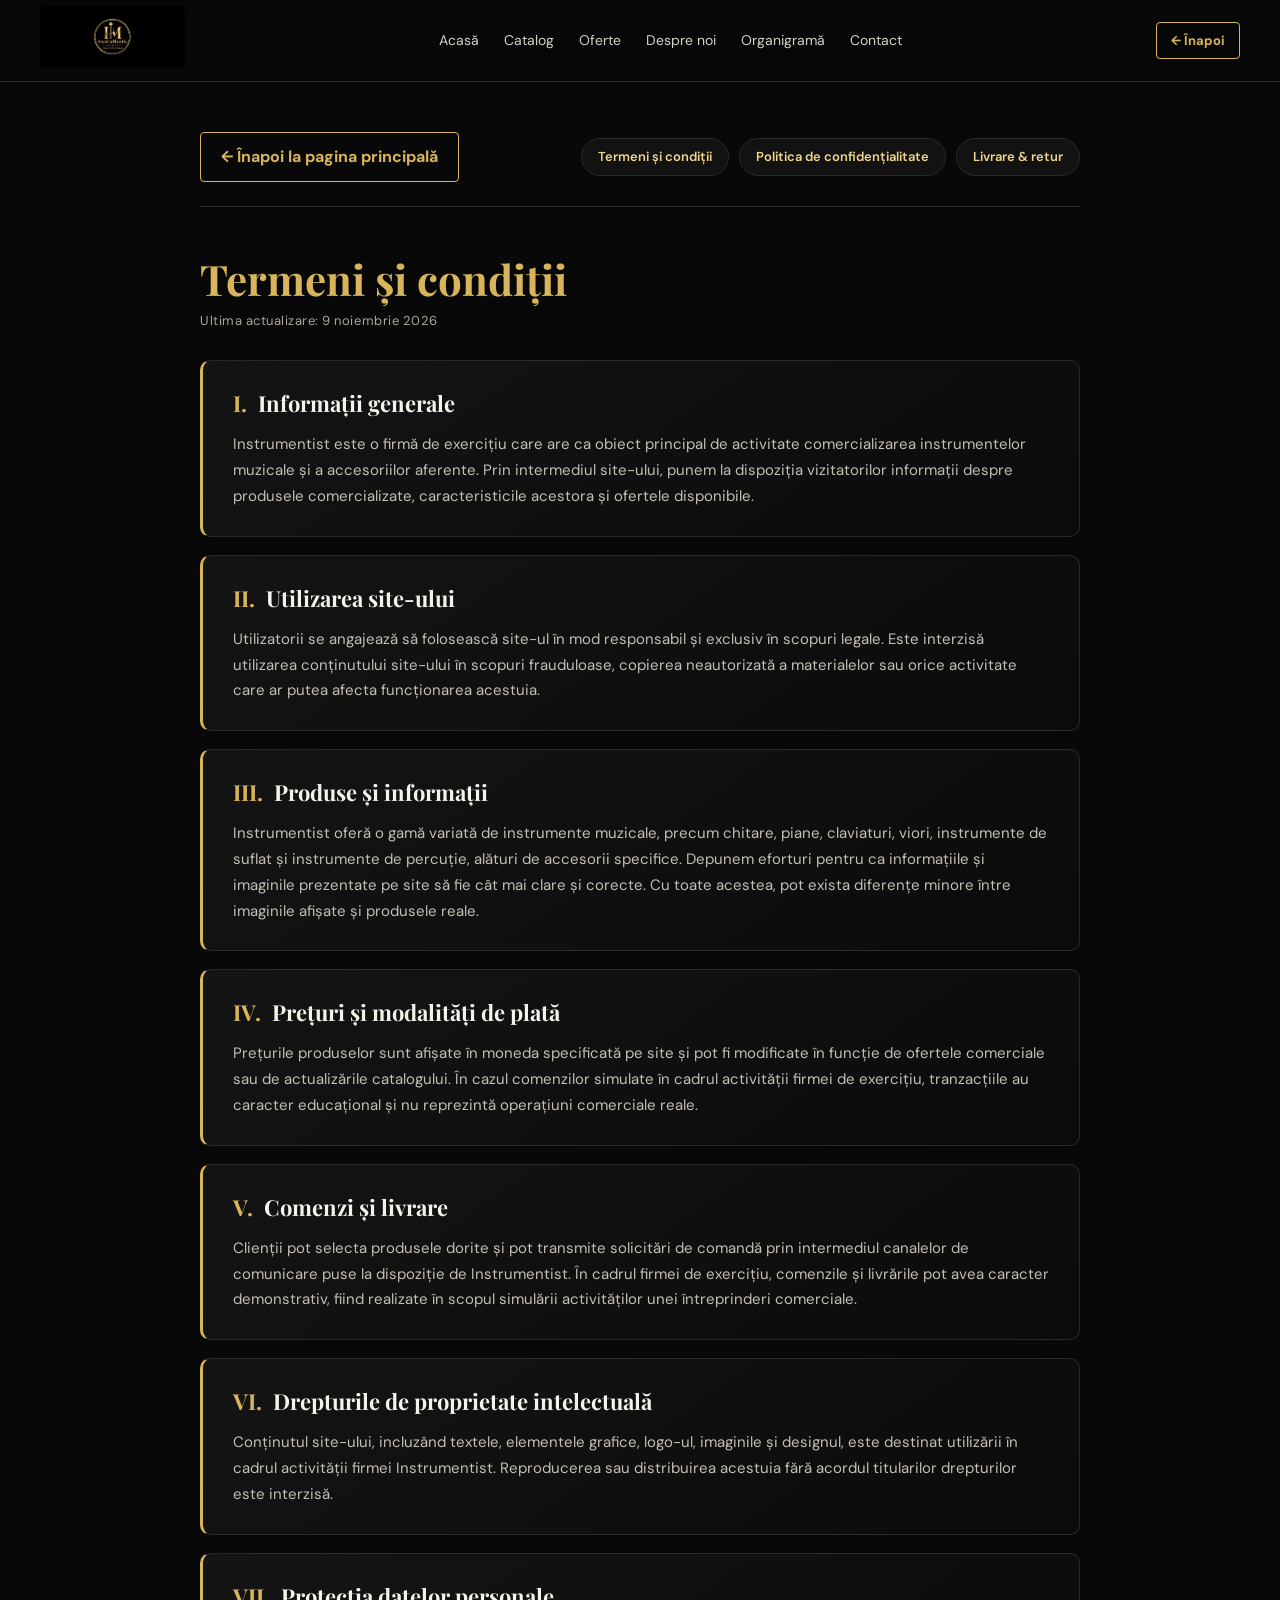
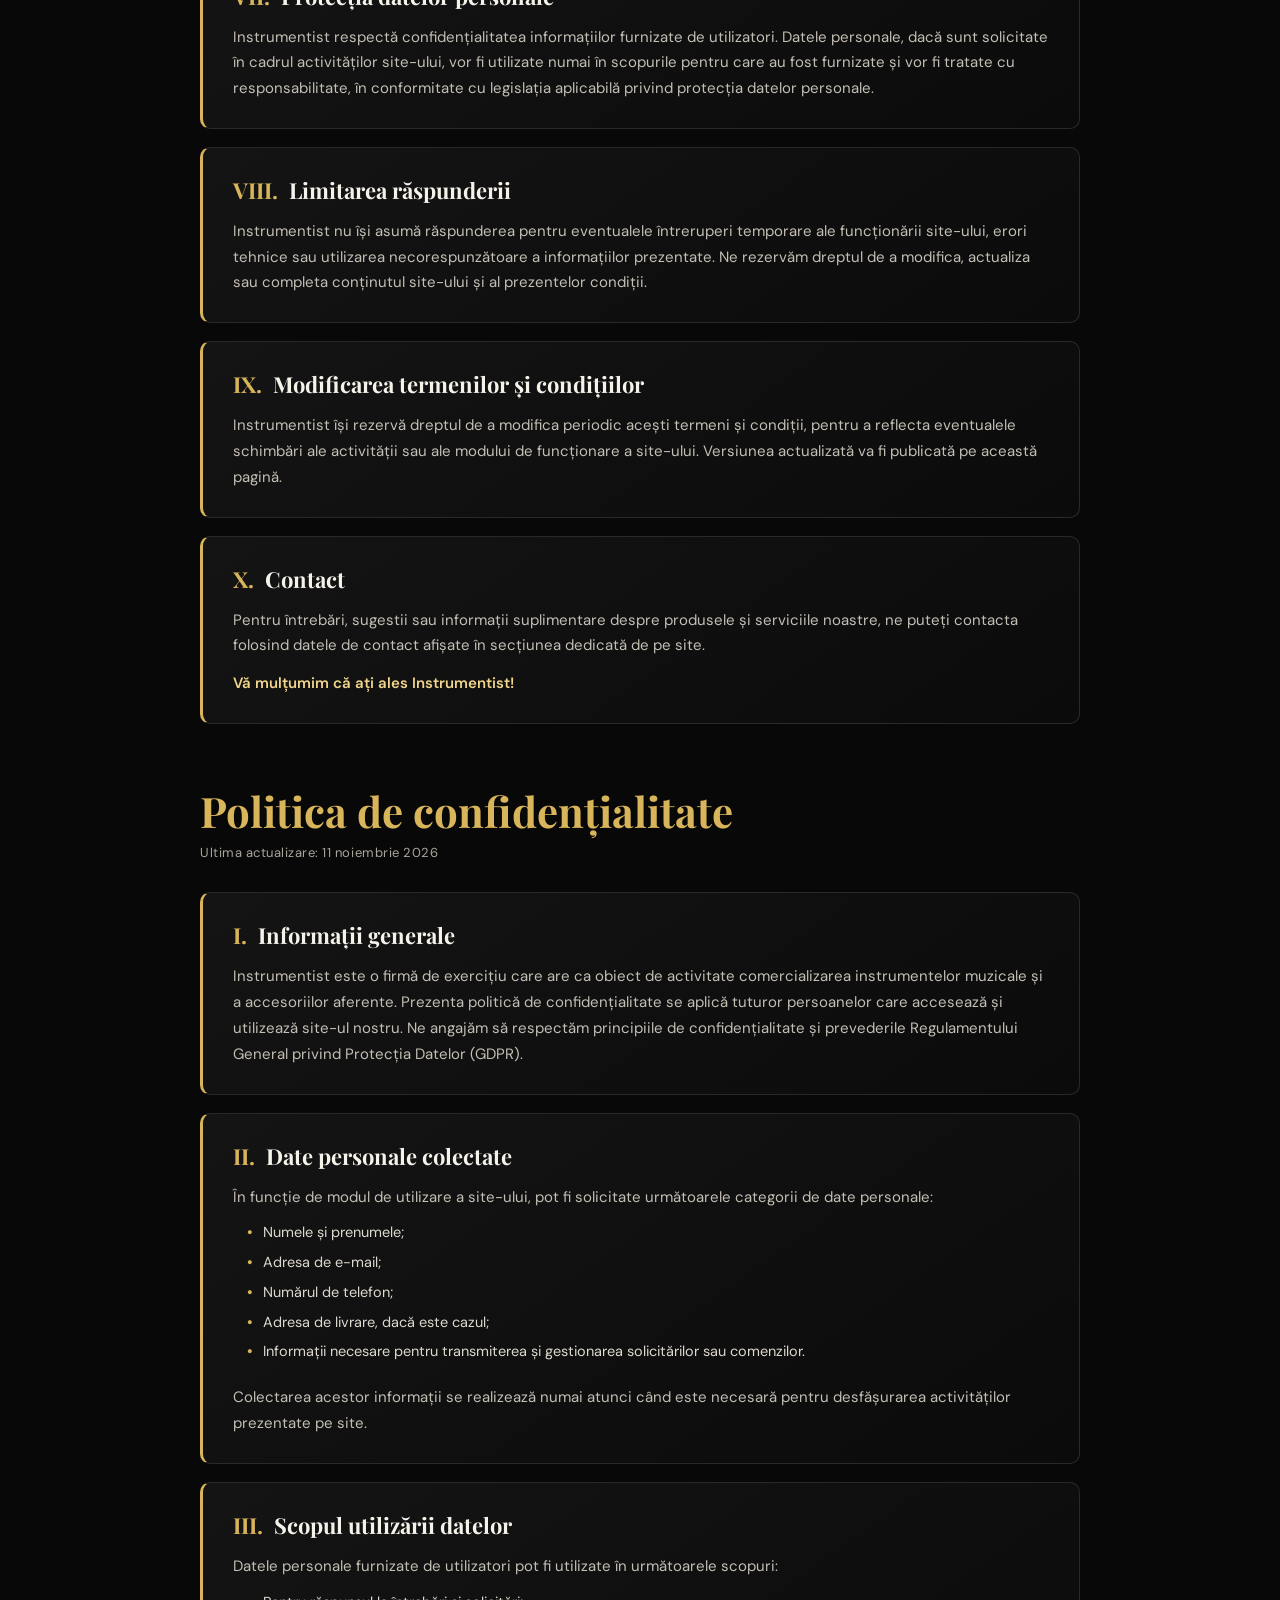
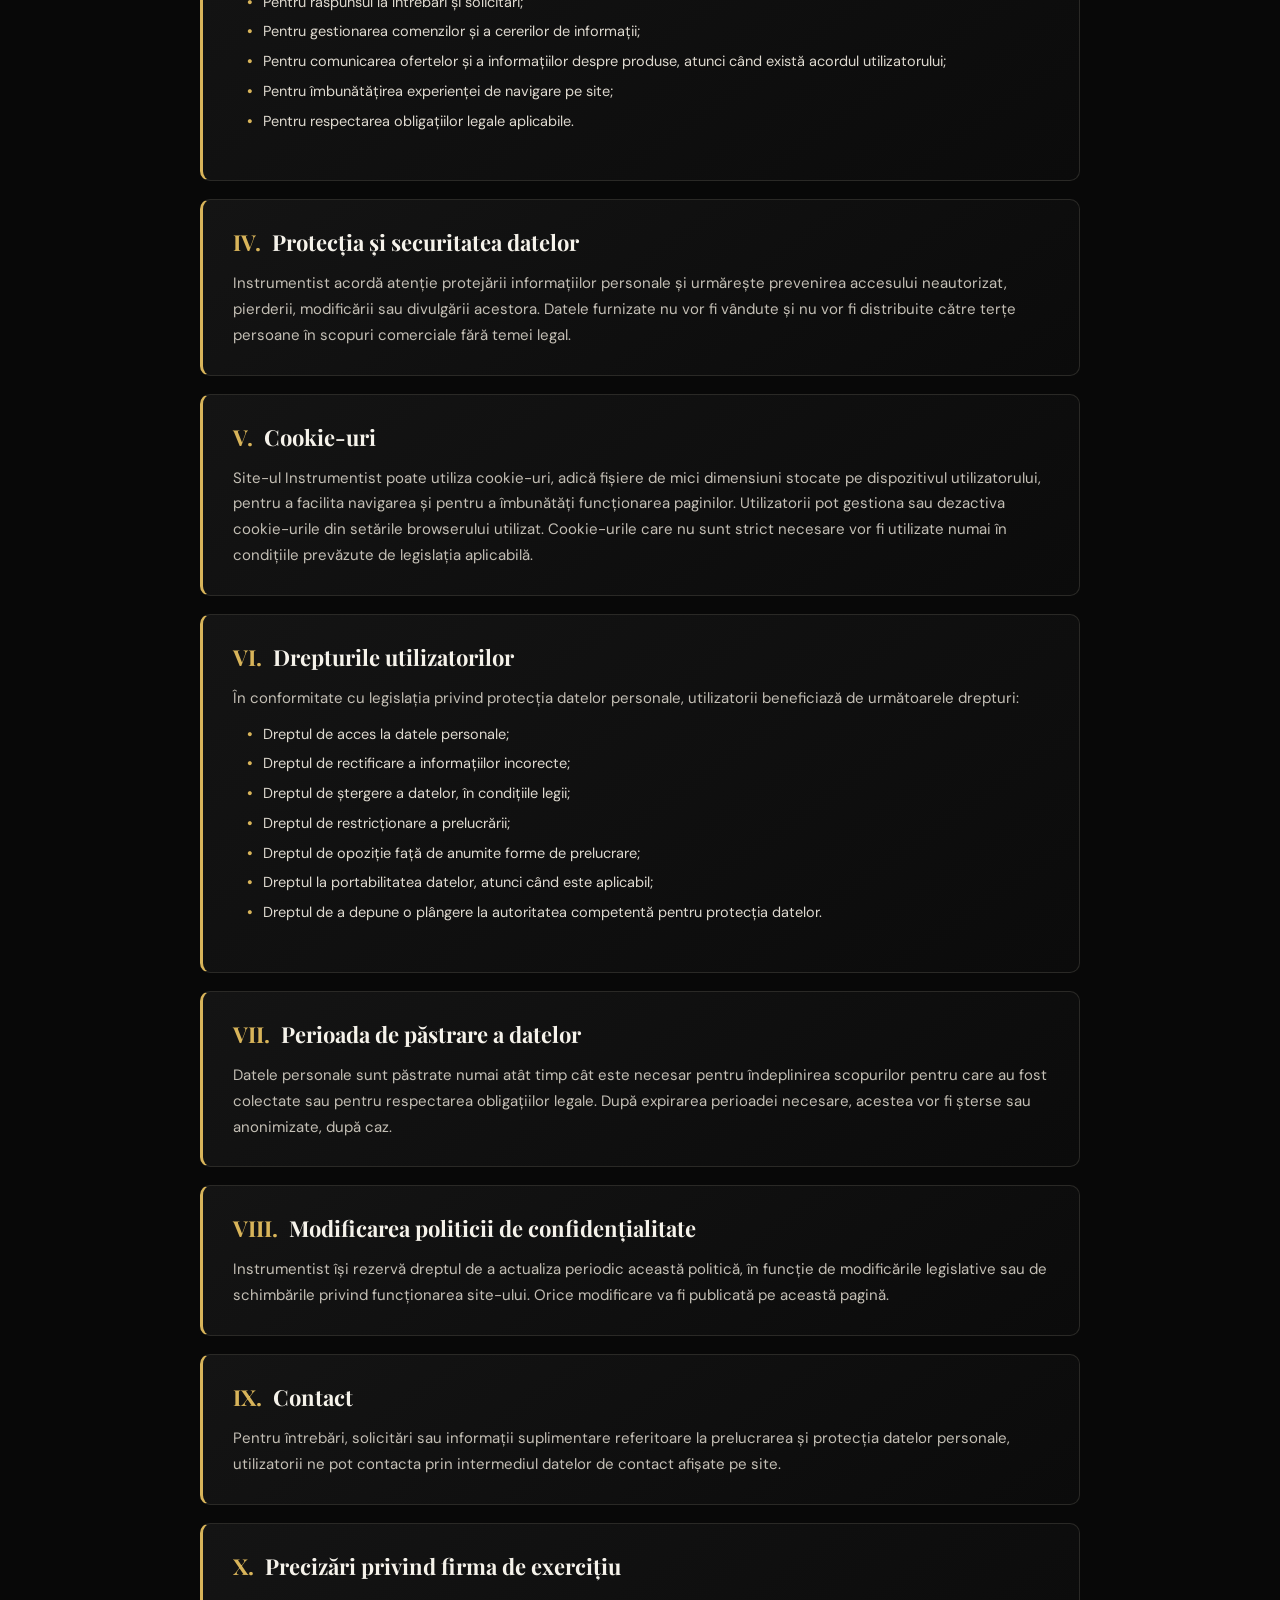
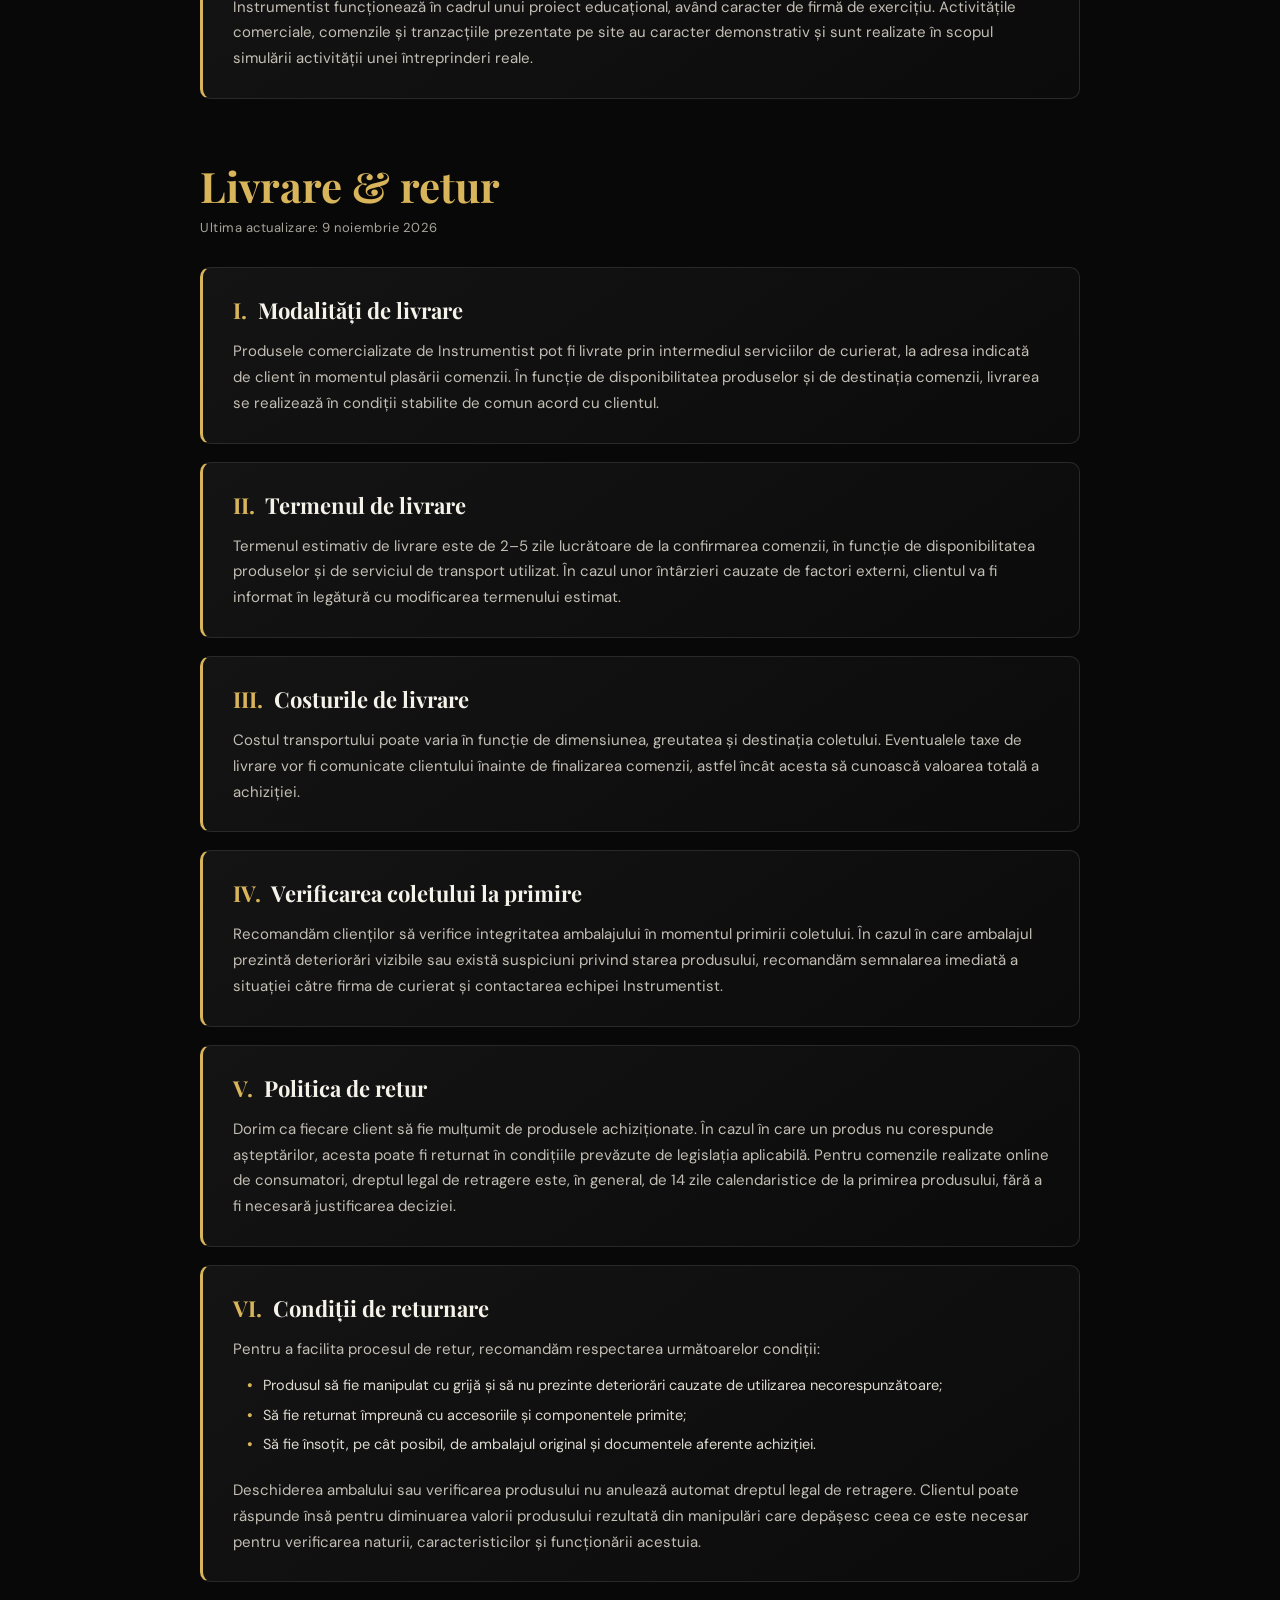
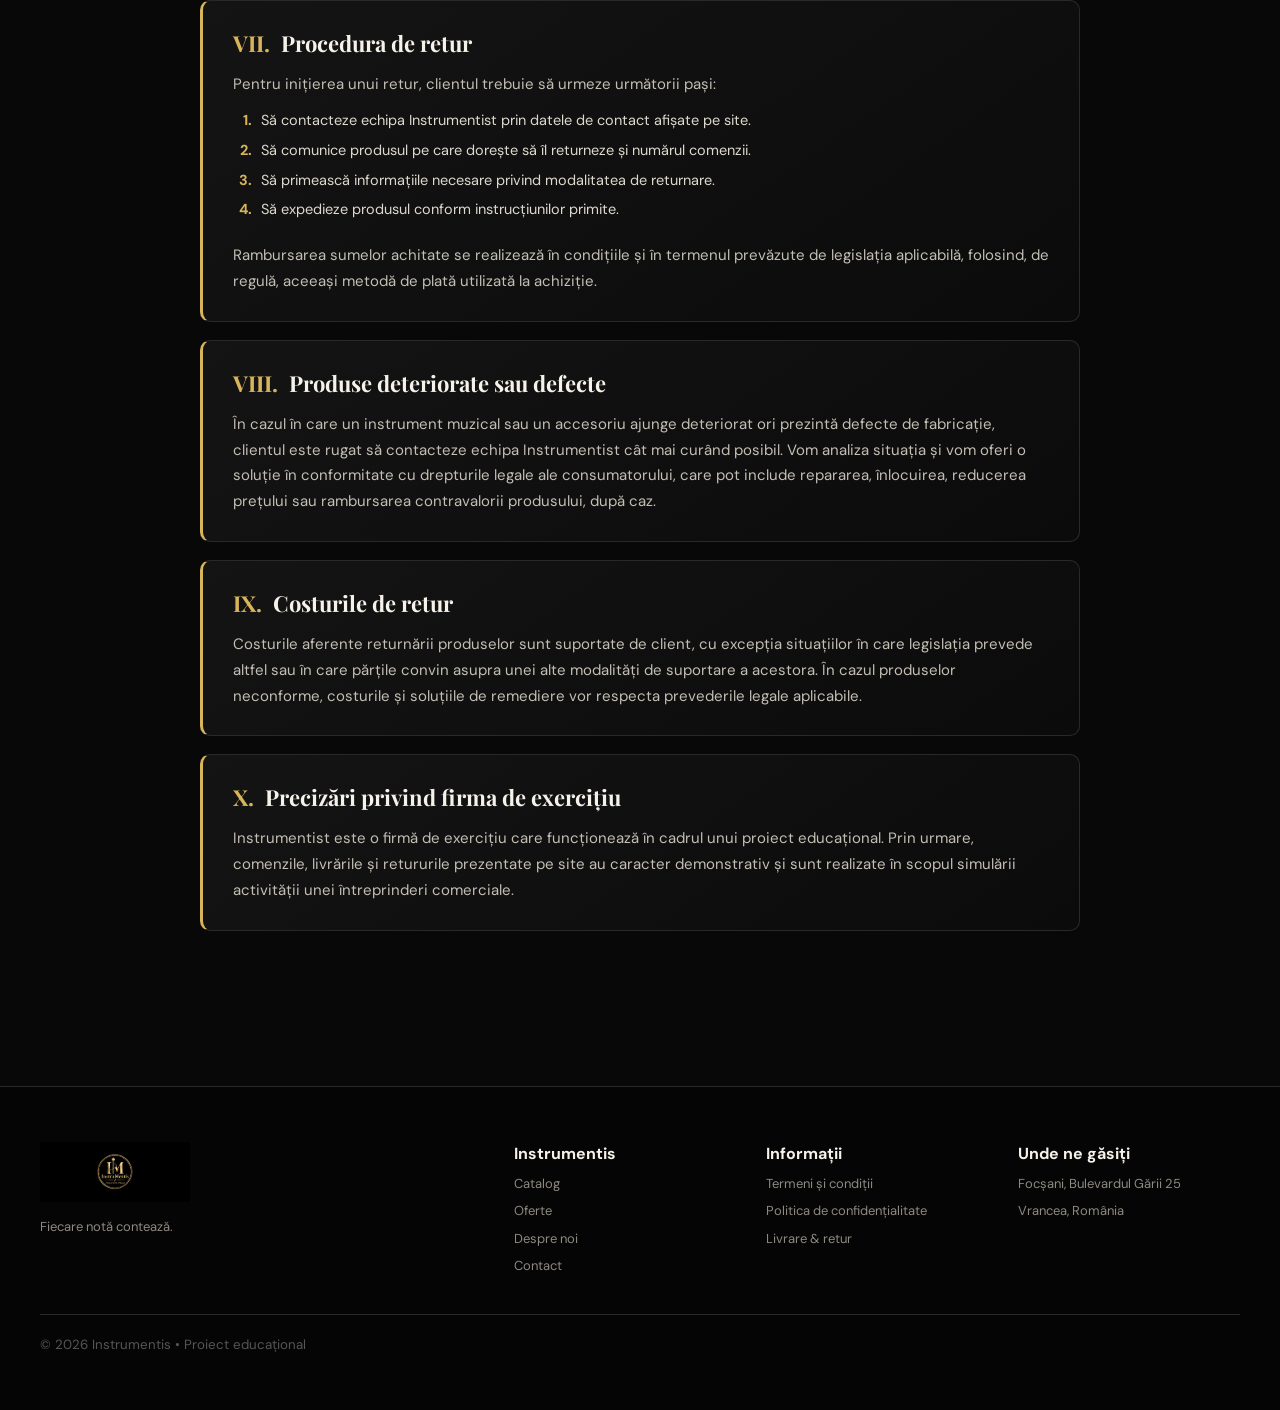
<file: termeni.html>
<!DOCTYPE html>
<html lang="ro">
<head>
  <meta charset="utf-8">
  <meta name="viewport" content="width=device-width, initial-scale=1">
  <title>Instrumentis | Informații Legale</title>
  <link rel="stylesheet" href="style.css">
</head>
<body>

  <header class="header">
    <a class="brand" href="index.html" aria-label="Instrumentis - pagina principală">
      <img src="assets/logo.jpg" height="100" width="100" alt="Logo Instrumentis">
    </a>
    <nav class="nav" id="nav">
      <a href="index.html#acasa">Acasă</a>
      <a href="catalog.html">Catalog</a>
      <a href="oferte.html">Oferte</a>
      <a href="index.html#despre">Despre noi</a>
      <a href="index.html#organizare">Organigramă</a>
      <a href="index.html#contact">Contact</a>
    </nav>
    <div class="header-actions">
      <a href="index.html" class="btn outline" style="padding: 8px 14px; font-size: 13px;">← Înapoi</a>
      <button class="menu" id="menuBtn">☰</button>
    </div>
  </header>

  <main class="legal-page">
    <!-- Meniu rapid între secțiuni -->
    <div class="legal-top-bar">
      <a href="index.html" class="btn outline">← Înapoi la pagina principală</a>
      <div class="legal-pills">
        <a href="#termeni">Termeni și condiții</a>
        <a href="#confidentialitate">Politica de confidențialitate</a>
        <a href="#livrare">Livrare & retur</a>
      </div>
    </div>

    <!-- ===================================== -->
    <!-- SECȚIUNEA 1: TERMENI ȘI CONDIȚII      -->
    <!-- ===================================== -->
    <section id="termeni" class="legal-section">
      <div class="legal-section-head">
        <h2>Termeni și condiții</h2>
        <span class="legal-date">Ultima actualizare: 9 noiembrie 2026</span>
      </div>

      <div class="legal-grid">
        <article class="legal-card">
          <h3><span class="roman">I.</span> Informații generale</h3>
          <p>Instrumentist este o firmă de exercițiu care are ca obiect principal de activitate comercializarea instrumentelor muzicale și a accesoriilor aferente. Prin intermediul site-ului, punem la dispoziția vizitatorilor informații despre produsele comercializate, caracteristicile acestora și ofertele disponibile.</p>
        </article>

        <article class="legal-card">
          <h3><span class="roman">II.</span> Utilizarea site-ului</h3>
          <p>Utilizatorii se angajează să folosească site-ul în mod responsabil și exclusiv în scopuri legale. Este interzisă utilizarea conținutului site-ului în scopuri frauduloase, copierea neautorizată a materialelor sau orice activitate care ar putea afecta funcționarea acestuia.</p>
        </article>

        <article class="legal-card">
          <h3><span class="roman">III.</span> Produse și informații</h3>
          <p>Instrumentist oferă o gamă variată de instrumente muzicale, precum chitare, piane, claviaturi, viori, instrumente de suflat și instrumente de percuție, alături de accesorii specifice. Depunem eforturi pentru ca informațiile și imaginile prezentate pe site să fie cât mai clare și corecte. Cu toate acestea, pot exista diferențe minore între imaginile afișate și produsele reale.</p>
        </article>

        <article class="legal-card">
          <h3><span class="roman">IV.</span> Prețuri și modalități de plată</h3>
          <p>Prețurile produselor sunt afișate în moneda specificată pe site și pot fi modificate în funcție de ofertele comerciale sau de actualizările catalogului. În cazul comenzilor simulate în cadrul activității firmei de exercițiu, tranzacțiile au caracter educațional și nu reprezintă operațiuni comerciale reale.</p>
        </article>

        <article class="legal-card">
          <h3><span class="roman">V.</span> Comenzi și livrare</h3>
          <p>Clienții pot selecta produsele dorite și pot transmite solicitări de comandă prin intermediul canalelor de comunicare puse la dispoziție de Instrumentist. În cadrul firmei de exercițiu, comenzile și livrările pot avea caracter demonstrativ, fiind realizate în scopul simulării activităților unei întreprinderi comerciale.</p>
        </article>

        <article class="legal-card">
          <h3><span class="roman">VI.</span> Drepturile de proprietate intelectuală</h3>
          <p>Conținutul site-ului, incluzând textele, elementele grafice, logo-ul, imaginile și designul, este destinat utilizării în cadrul activității firmei Instrumentist. Reproducerea sau distribuirea acestuia fără acordul titularilor drepturilor este interzisă.</p>
        </article>

        <article class="legal-card">
          <h3><span class="roman">VII.</span> Protecția datelor personale</h3>
          <p>Instrumentist respectă confidențialitatea informațiilor furnizate de utilizatori. Datele personale, dacă sunt solicitate în cadrul activităților site-ului, vor fi utilizate numai în scopurile pentru care au fost furnizate și vor fi tratate cu responsabilitate, în conformitate cu legislația aplicabilă privind protecția datelor personale.</p>
        </article>

        <article class="legal-card">
          <h3><span class="roman">VIII.</span> Limitarea răspunderii</h3>
          <p>Instrumentist nu își asumă răspunderea pentru eventualele întreruperi temporare ale funcționării site-ului, erori tehnice sau utilizarea necorespunzătoare a informațiilor prezentate. Ne rezervăm dreptul de a modifica, actualiza sau completa conținutul site-ului și al prezentelor condiții.</p>
        </article>

        <article class="legal-card">
          <h3><span class="roman">IX.</span> Modificarea termenilor și condițiilor</h3>
          <p>Instrumentist își rezervă dreptul de a modifica periodic acești termeni și condiții, pentru a reflecta eventualele schimbări ale activității sau ale modului de funcționare a site-ului. Versiunea actualizată va fi publicată pe această pagină.</p>
        </article>

        <article class="legal-card">
          <h3><span class="roman">X.</span> Contact</h3>
          <p>Pentru întrebări, sugestii sau informații suplimentare despre produsele și serviciile noastre, ne puteți contacta folosind datele de contact afișate în secțiunea dedicată de pe site.</p>
          <p class="legal-thanks">Vă mulțumim că ați ales Instrumentist!</p>
        </article>
      </div>
    </section>

    <!-- ===================================== -->
    <!-- SECȚIUNEA 2: CONFIDENȚIALITATE (GDPR) -->
    <!-- ===================================== -->
    <section id="confidentialitate" class="legal-section">
      <div class="legal-section-head">
        <h2>Politica de confidențialitate</h2>
        <span class="legal-date">Ultima actualizare: 11 noiembrie 2026</span>
      </div>

      <div class="legal-grid">
        <article class="legal-card">
          <h3><span class="roman">I.</span> Informații generale</h3>
          <p>Instrumentist este o firmă de exercițiu care are ca obiect de activitate comercializarea instrumentelor muzicale și a accesoriilor aferente. Prezenta politică de confidențialitate se aplică tuturor persoanelor care accesează și utilizează site-ul nostru. Ne angajăm să respectăm principiile de confidențialitate și prevederile Regulamentului General privind Protecția Datelor (GDPR).</p>
        </article>

        <article class="legal-card">
          <h3><span class="roman">II.</span> Date personale colectate</h3>
          <p>În funcție de modul de utilizare a site-ului, pot fi solicitate următoarele categorii de date personale:</p>
          <ul class="legal-list">
            <li>Numele și prenumele;</li>
            <li>Adresa de e-mail;</li>
            <li>Numărul de telefon;</li>
            <li>Adresa de livrare, dacă este cazul;</li>
            <li>Informații necesare pentru transmiterea și gestionarea solicitărilor sau comenzilor.</li>
          </ul>
          <p>Colectarea acestor informații se realizează numai atunci când este necesară pentru desfășurarea activităților prezentate pe site.</p>
        </article>

        <article class="legal-card">
          <h3><span class="roman">III.</span> Scopul utilizării datelor</h3>
          <p>Datele personale furnizate de utilizatori pot fi utilizate în următoarele scopuri:</p>
          <ul class="legal-list">
            <li>Pentru răspunsul la întrebări și solicitări;</li>
            <li>Pentru gestionarea comenzilor și a cererilor de informații;</li>
            <li>Pentru comunicarea ofertelor și a informațiilor despre produse, atunci când există acordul utilizatorului;</li>
            <li>Pentru îmbunătățirea experienței de navigare pe site;</li>
            <li>Pentru respectarea obligațiilor legale aplicabile.</li>
          </ul>
        </article>

        <article class="legal-card">
          <h3><span class="roman">IV.</span> Protecția și securitatea datelor</h3>
          <p>Instrumentist acordă atenție protejării informațiilor personale și urmărește prevenirea accesului neautorizat, pierderii, modificării sau divulgării acestora. Datele furnizate nu vor fi vândute și nu vor fi distribuite către terțe persoane în scopuri comerciale fără temei legal.</p>
        </article>

        <article class="legal-card">
          <h3><span class="roman">V.</span> Cookie-uri</h3>
          <p>Site-ul Instrumentist poate utiliza cookie-uri, adică fișiere de mici dimensiuni stocate pe dispozitivul utilizatorului, pentru a facilita navigarea și pentru a îmbunătăți funcționarea paginilor. Utilizatorii pot gestiona sau dezactiva cookie-urile din setările browserului utilizat. Cookie-urile care nu sunt strict necesare vor fi utilizate numai în condițiile prevăzute de legislația aplicabilă.</p>
        </article>

        <article class="legal-card">
          <h3><span class="roman">VI.</span> Drepturile utilizatorilor</h3>
          <p>În conformitate cu legislația privind protecția datelor personale, utilizatorii beneficiază de următoarele drepturi:</p>
          <ul class="legal-list">
            <li>Dreptul de acces la datele personale;</li>
                        <li>Dreptul de rectificare a informațiilor incorecte;</li>
            <li>Dreptul de ștergere a datelor, în condițiile legii;</li>
            <li>Dreptul de restricționare a prelucrării;</li>
            <li>Dreptul de opoziție față de anumite forme de prelucrare;</li>
            <li>Dreptul la portabilitatea datelor, atunci când este aplicabil;</li>
            <li>Dreptul de a depune o plângere la autoritatea competentă pentru protecția datelor.</li>
          </ul>
        </article>

        <article class="legal-card">
          <h3><span class="roman">VII.</span> Perioada de păstrare a datelor</h3>
          <p>Datele personale sunt păstrate numai atât timp cât este necesar pentru îndeplinirea scopurilor pentru care au fost colectate sau pentru respectarea obligațiilor legale. După expirarea perioadei necesare, acestea vor fi șterse sau anonimizate, după caz.</p>
        </article>

        <article class="legal-card">
          <h3><span class="roman">VIII.</span> Modificarea politicii de confidențialitate</h3>
          <p>Instrumentist își rezervă dreptul de a actualiza periodic această politică, în funcție de modificările legislative sau de schimbările privind funcționarea site-ului. Orice modificare va fi publicată pe această pagină.</p>
        </article>

        <article class="legal-card">
          <h3><span class="roman">IX.</span> Contact</h3>
          <p>Pentru întrebări, solicitări sau informații suplimentare referitoare la prelucrarea și protecția datelor personale, utilizatorii ne pot contacta prin intermediul datelor de contact afișate pe site.</p>
        </article>

        <article class="legal-card">
          <h3><span class="roman">X.</span> Precizări privind firma de exercițiu</h3>
          <p>Instrumentist funcționează în cadrul unui proiect educațional, având caracter de firmă de exercițiu. Activitățile comerciale, comenzile și tranzacțiile prezentate pe site au caracter demonstrativ și sunt realizate în scopul simulării activității unei întreprinderi reale.</p>
        </article>
      </div>
    </section>

    <!-- ===================================== -->
    <!-- SECȚIUNEA 3: LIVRARE & RETUR          -->
    <!-- ===================================== -->
    <section id="livrare" class="legal-section">
      <div class="legal-section-head">
        <h2>Livrare & retur</h2>
        <span class="legal-date">Ultima actualizare: 9 noiembrie 2026</span>
      </div>

      <div class="legal-grid">
        <article class="legal-card">
          <h3><span class="roman">I.</span> Modalități de livrare</h3>
          <p>Produsele comercializate de Instrumentist pot fi livrate prin intermediul serviciilor de curierat, la adresa indicată de client în momentul plasării comenzii. În funcție de disponibilitatea produselor și de destinația comenzii, livrarea se realizează în condiții stabilite de comun acord cu clientul.</p>
        </article>

        <article class="legal-card">
          <h3><span class="roman">II.</span> Termenul de livrare</h3>
          <p>Termenul estimativ de livrare este de 2–5 zile lucrătoare de la confirmarea comenzii, în funcție de disponibilitatea produselor și de serviciul de transport utilizat. În cazul unor întârzieri cauzate de factori externi, clientul va fi informat în legătură cu modificarea termenului estimat.</p>
        </article>

        <article class="legal-card">
          <h3><span class="roman">III.</span> Costurile de livrare</h3>
          <p>Costul transportului poate varia în funcție de dimensiunea, greutatea și destinația coletului. Eventualele taxe de livrare vor fi comunicate clientului înainte de finalizarea comenzii, astfel încât acesta să cunoască valoarea totală a achiziției.</p>
        </article>

        <article class="legal-card">
          <h3><span class="roman">IV.</span> Verificarea coletului la primire</h3>
          <p>Recomandăm clienților să verifice integritatea ambalajului în momentul primirii coletului. În cazul în care ambalajul prezintă deteriorări vizibile sau există suspiciuni privind starea produsului, recomandăm semnalarea imediată a situației către firma de curierat și contactarea echipei Instrumentist.</p>
        </article>

        <article class="legal-card">
          <h3><span class="roman">V.</span> Politica de retur</h3>
          <p>Dorim ca fiecare client să fie mulțumit de produsele achiziționate. În cazul în care un produs nu corespunde așteptărilor, acesta poate fi returnat în condițiile prevăzute de legislația aplicabilă. Pentru comenzile realizate online de consumatori, dreptul legal de retragere este, în general, de 14 zile calendaristice de la primirea produsului, fără a fi necesară justificarea deciziei.</p>
        </article>

        <article class="legal-card">
          <h3><span class="roman">VI.</span> Condiții de returnare</h3>
          <p>Pentru a facilita procesul de retur, recomandăm respectarea următoarelor condiții:</p>
          <ul class="legal-list">
            <li>Produsul să fie manipulat cu grijă și să nu prezinte deteriorări cauzate de utilizarea necorespunzătoare;</li>
            <li>Să fie returnat împreună cu accesoriile și componentele primite;</li>
            <li>Să fie însoțit, pe cât posibil, de ambalajul original și documentele aferente achiziției.</li>
          </ul>
          <p>Deschiderea ambalului sau verificarea produsului nu anulează automat dreptul legal de retragere. Clientul poate răspunde însă pentru diminuarea valorii produsului rezultată din manipulări care depășesc ceea ce este necesar pentru verificarea naturii, caracteristicilor și funcționării acestuia.</p>
        </article>

        <article class="legal-card">
          <h3><span class="roman">VII.</span> Procedura de retur</h3>
          <p>Pentru inițierea unui retur, clientul trebuie să urmeze următorii pași:</p>
          <ol class="legal-steps">
            <li>Să contacteze echipa Instrumentist prin datele de contact afișate pe site.</li>
            <li>Să comunice produsul pe care dorește să îl returneze și numărul comenzii.</li>
            <li>Să primească informațiile necesare privind modalitatea de returnare.</li>
            <li>Să expedieze produsul conform instrucțiunilor primite.</li>
          </ol>
          <p>Rambursarea sumelor achitate se realizează în condițiile și în termenul prevăzute de legislația aplicabilă, folosind, de regulă, aceeași metodă de plată utilizată la achiziție.</p>
        </article>

        <article class="legal-card">
          <h3><span class="roman">VIII.</span> Produse deteriorate sau defecte</h3>
          <p>În cazul în care un instrument muzical sau un accesoriu ajunge deteriorat ori prezintă defecte de fabricație, clientul este rugat să contacteze echipa Instrumentist cât mai curând posibil. Vom analiza situația și vom oferi o soluție în conformitate cu drepturile legale ale consumatorului, care pot include repararea, înlocuirea, reducerea prețului sau rambursarea contravalorii produsului, după caz.</p>
        </article>

        <article class="legal-card">
          <h3><span class="roman">IX.</span> Costurile de retur</h3>
          <p>Costurile aferente returnării produselor sunt suportate de client, cu excepția situațiilor în care legislația prevede altfel sau în care părțile convin asupra unei alte modalități de suportare a acestora. În cazul produselor neconforme, costurile și soluțiile de remediere vor respecta prevederile legale aplicabile.</p>
        </article>

        <article class="legal-card">
          <h3><span class="roman">X.</span> Precizări privind firma de exercițiu</h3>
          <p>Instrumentist este o firmă de exercițiu care funcționează în cadrul unui proiect educațional. Prin urmare, comenzile, livrările și retururile prezentate pe site au caracter demonstrativ și sunt realizate în scopul simulării activității unei întreprinderi comerciale.</p>
        </article>
      </div>
    </section>
  </main>

  <footer>
    <div>
      <img src="assets/logo.jpg" alt="Instrumentis">
      <p>Fiecare notă contează.</p>
    </div>
    <div>
      <b>Instrumentis</b>
      <a href="catalog.html">Catalog</a>
      <a href="oferte.html">Oferte</a>
      <a href="index.html#despre">Despre noi</a>
      <a href="index.html#contact">Contact</a>
    </div>
    <div>
      <b>Informații</b>
      <a href="#termeni">Termeni și condiții</a>
      <a href="#confidentialitate">Politica de confidențialitate</a>
      <a href="#livrare">Livrare & retur</a>
    </div>
    <div>
      <b>Unde ne găsiți</b>
      <span>Focșani, Bulevardul Gării 25</span>
      <span>Vrancea, România</span>
    </div>
    <small>© 2026 Instrumentis • Proiect educațional</small>
  </footer>


  
  <script src="script.js"></script>
</body>
</html>
</file>
<file: style.css>
@import url('https://fonts.googleapis.com/css2?family=DM+Sans:wght@400;500;600;700&family=Playfair+Display:wght@600;700&display=swap');

:root {
  --bg: #080808;
  --panel: #111;
  --panel2: #161616;
  --gold: #d8b45a;
  --gold2: #f0d58a;
  --text: #f5f2ea;
  --muted: #aaa59b;
  --line: #2a2926;
  --white: #fff;
  --max: 1200px;
}

* {
  box-sizing: border-box;
}

html {
  scroll-behavior: smooth;
}

body {
  margin: 0;
  background: var(--bg);
  color: var(--text);
  font-family: 'DM Sans', Arial, sans-serif;
  line-height: 1.5;
}

a {
  text-decoration: none;
  color: inherit;
}

button,
input,
select,
textarea {
  font: inherit;
}

.announcement {
  padding: 8px;
  text-align: center;
  background: #0e0e0e;
  border-bottom: 1px solid var(--line);
  font-size: 12px;
  letter-spacing: 0.08em;
  color: var(--muted);
}

.header {
  height: 82px;
  display: flex;
  align-items: center;
  justify-content: space-between;
  gap: 25px;
  padding: 0 max(22px, calc((100vw - var(--max)) / 2));
  position: sticky;
  top: 0;
  z-index: 20;
  background: rgba(8, 8, 8, 0.94);
  backdrop-filter: blur(12px);
  border-bottom: 1px solid var(--line);
}

.brand img {
  width: 145px;
  height: 62px;
  object-fit: contain;
  background: #000;
  border-radius: 6px;
}

.nav {
  display: flex;
  gap: 25px;
  font-size: 14px;
}

.nav a {
  color: #d6d1c7;
}

.nav a:hover {
  color: var(--gold);
}

.header-actions {
  display: flex;
  align-items: center;
  gap: 9px;
}

.lang,
.cart-btn,
.menu {
  border: 1px solid var(--line);
  background: #111;
  color: var(--text);
  padding: 9px 13px;
  border-radius: 5px;
  cursor: pointer;
}

.cart-btn span {
  background: var(--gold);
  color: #090909;
  border-radius: 99px;
  padding: 1px 6px;
  margin-left: 4px;
  font-size: 11px;
}

.menu {
  display: none;
}

.hero {
  max-width: var(--max);
  margin: auto;
  min-height: 650px;
  display: grid;
  grid-template-columns: 1fr 1fr;
  align-items: center;
  gap: 30px;
  padding: 70px 25px;
}

.eyebrow {
  color: var(--gold);
  font-size: 11px;
  letter-spacing: 0.22em;
  font-weight: 700;
  margin: 0 0 13px;
}

.hero h1,
h2 {
  font-family: 'Playfair Display', serif;
  line-height: 1.08;
}

.hero h1 {
  font-size: clamp(48px, 7vw, 82px);
  margin: 0 0 20px;
}

.hero h1 span {
  color: var(--gold);
}

.lead {
  max-width: 560px;
  font-size: 19px;
  color: var(--muted);
}

.hero-actions {
  display: flex;
  gap: 12px;
  margin: 30px 0;
}

.btn {
  display: inline-flex;
  align-items: center;
  justify-content: center;
  border: 1px solid var(--gold);
  padding: 12px 20px;
  border-radius: 4px;
  cursor: pointer;
  font-weight: 700;
}

.gold {
  background: var(--gold);
  color: #080808;
}

.outline {
  background: transparent;
  color: var(--gold);
}

.trust {
  display: flex;
  gap: 20px;
  color: #b8b3aa;
  font-size: 12px;
}

.hero-art {
  height: 510px;
  border: 1px solid #292824;
  background: radial-gradient(circle at 70% 30%, #2b2415, #080808 65%);
  display: flex;
  align-items: center;
  justify-content: center;
  overflow: hidden;
}

.hero-art img {
  width: 100%;
  height: 100%;
  object-fit: cover;
}

section {
  padding: 90px max(22px, calc((100vw - var(--max)) / 2));
}

.categories,
.catalog,
.org {
  background: #0d0d0d;
}

.section-head h2 {
  font-size: 42px;
  margin: 0;
}

.section-head.row {
  display: flex;
  justify-content: space-between;
  align-items: end;
  gap: 20px;
}

.cat-grid {
  display: grid;
  grid-template-columns: repeat(4, 1fr);
  margin-top: 35px;
  border-top: 1px solid var(--line);
  border-left: 1px solid var(--line);
}

.cat-grid button {
  min-height: 125px;
  background: #101010;
  color: var(--text);
  border: 0;
  border-right: 1px solid var(--line);
  border-bottom: 1px solid var(--line);
  padding: 24px;
  text-align: left;
  cursor: pointer;
  transition: 0.2s;
}

.cat-grid button:hover {
  background: #171717;
}

.cat-grid b {
  color: var(--gold);
  font-size: 11px;
}

.cat-grid span {
  display: block;
  margin-top: 28px;
  font-size: 17px;
  font-weight: 600;
}

.filters {
  display: flex;
  align-items: center;
  gap: 10px;
  flex-wrap: nowrap;
}

.filters input,
.filters select {
  height: 44px;
  background: #121212;
  border: 1px solid var(--line);
  color: var(--text);
  padding: 0 14px;
  border-radius: 6px;
  min-width: 160px;
}

.product-grid {
  display: grid;
  grid-template-columns: repeat(4, 1fr);
  gap: 18px;
  margin-top: 35px;
}

.product {
  background: #121212;
  border: 1px solid var(--line);
  overflow: hidden;
  position: relative;
}

.product-img {
  height: 210px;
  background: #090909;
  display: flex;
  align-items: center;
  justify-content: center;
  padding: 10px;
}

.product-img img {
    width: 100%;
    height: 100%;
    object-fit: contain; /* afișează chitara întreagă fără să o mai taie */
    transition: transform .55s ease;
}.product-body{padding:17px}.product-cat{color:var(--gold);font-size:10px;letter-spacing:.12em;text-transform:uppercase}.product h3{margin:7px 0 4px;font-size:19px}.product p{margin:0 0 14px;color:var(--muted);font-size:13px;min-height:40px}.product-bottom{display:flex;justify-content:space-between;align-items:center;gap:8px}.price{font-weight:800;color:var(--gold2)}.add{background:transparent;border:1px solid var(--gold);color:var(--gold);padding:7px 10px;border-radius:3px;cursor:pointer}.updated{font-size:11px;color:#777;margin-top:22px}
.feature{display:grid;grid-template-columns:1fr 1.5fr;gap:70px;align-items:start}.feature h2,.about h2,.contact h2{font-size:44px;margin:0}.feature-list{display:grid;grid-template-columns:repeat(3,1fr);gap:20px}.feature-list article{border-top:1px solid var(--gold);padding-top:16px}.feature-list b{color:var(--gold);font-size:11px}.feature-list h3{margin:15px 0 5px}.feature-list p,.about p,.contact p{color:var(--muted)}
.about{display:grid;grid-template-columns:1fr 1fr;gap:80px;background:#101010}.org-chart{text-align:center;margin-top:40px}.org-box{background:#151515;border:1px solid #39352c;padding:18px 22px;border-radius:4px}.org-box.main{display:inline-block;border-color:var(--gold);font-weight:700}.org-line{height:40px;width:1px;background:var(--gold);margin:auto}.org-row{display:grid;grid-template-columns:repeat(4,1fr);gap:12px}.location{display:grid;grid-template-columns:1fr 1fr;gap:50px;align-items:center}.location h2{font-size:46px;margin:0}.map-card{min-height:260px;border:1px solid var(--line);background:radial-gradient(circle at 50% 50%,#302715,#101010 70%);display:flex;flex-direction:column;align-items:center;justify-content:center;gap:6px}.map-card span{font-size:40px}.map-card b{font-size:22px}.map-card small{color:var(--muted)}
.contact{display:grid;grid-template-columns:1fr 1fr;gap:80px;background:#0d0d0d}.contact-details{display:grid;grid-template-columns:repeat(3,1fr);gap:15px;margin-top:35px}.contact-details p{font-size:13px}.contact form{display:flex;flex-direction:column;gap:15px}.contact label{font-size:12px;color:var(--muted)}.contact input,.contact textarea{display:block;width:100%;margin-top:7px;background:#121212;color:var(--text);border:1px solid var(--line);padding:12px;border-radius:4px;resize:vertical}.form-note{font-size:12px;margin:0}
footer{padding:55px max(22px,calc((100vw - var(--max))/2));background:#050505;border-top:1px solid var(--line);display:grid;grid-template-columns:2fr 1fr 1fr 1fr;gap:30px;position:relative}footer img{width:150px;height:60px;object-fit:contain;background:#000}footer p,footer span,footer a{display:block;color:#8e8a82;font-size:13px;margin:8px 0}footer a:hover{color:var(--gold)}footer>small{grid-column:1/-1;border-top:1px solid var(--line);padding-top:20px;color:#555}
.cart{position:fixed;right:-430px;top:0;width:430px;max-width:94vw;height:100vh;background:#101010;z-index:50;padding:25px;transition:.3s;box-shadow:-20px 0 60px #000}.cart.open{right:0}.cart-head{display:flex;justify-content:space-between;align-items:center;border-bottom:1px solid var(--line);padding-bottom:15px}.cart-head button,.modal-close{background:none;border:0;color:#fff;font-size:30px;cursor:pointer}.cart-item{display:grid;grid-template-columns:70px 1fr auto;gap:10px;padding:15px 0;border-bottom:1px solid var(--line)}.cart-item img{width:70px;height:55px;object-fit:cover}.cart-item small{color:var(--muted)}.qty button{background:#1c1c1c;color:#fff;border:1px solid var(--line);width:24px;height:24px}.cart-total{display:flex;justify-content:space-between;margin:25px 0;font-size:19px}.full{width:100%}.secure{font-size:11px;color:#777;text-align:center}.overlay{position:fixed;inset:0;background:#0008;z-index:40;display:none}.overlay.show{display:block}.modal{position:fixed;z-index:60;inset:50% auto auto 50%;transform:translate(-50%,-50%);width:min(800px,92vw);background:#111;border:1px solid #39352c;display:none;padding:30px}.modal.show{display:block}.modal-close{position:absolute;right:12px;top:5px}.modal-content{display:grid;grid-template-columns:1fr 1fr;gap:25px}.modal-content img {
    width: 100%;
    height: 320px;
    object-fit: contain; /* afișează imaginea întreagă */
    background: #090909;  /* pune un fundal închis în spațiile rămase libere */
}.modal h2{font-size:36px;margin:0 0 10px}.specs{display:flex;flex-wrap:wrap;gap:8px;margin:20px 0}.specs span{border:1px solid var(--line);padding:5px 8px;color:#bbb;font-size:11px}.toast{position:fixed;bottom:25px;left:50%;transform:translateX(-50%) translateY(20px);background:var(--gold);color:#080808;padding:10px 18px;border-radius:4px;opacity:0;pointer-events:none;transition:.25s;z-index:100;font-weight:700}.toast.show{opacity:1;transform:translateX(-50%) translateY(0)}
@media(max-width:900px){.nav{display:none}.menu{display:block}.nav.mobile{display:flex;position:absolute;top:82px;left:0;right:0;background:#0b0b0b;padding:18px 25px;flex-direction:column;border-bottom:1px solid var(--line)}.hero,.feature,.about,.location,.contact{grid-template-columns:1fr}.hero-art{height:350px}.cat-grid,.product-grid{grid-template-columns:repeat(2,1fr)}.feature-list{grid-template-columns:1fr}.contact-details{grid-template-columns:1fr}.org-row{grid-template-columns:1fr 1fr}footer{grid-template-columns:1fr 1fr}.section-head.row{align-items:stretch;flex-direction:column}.filters{flex-wrap:wrap}}
@media(max-width:560px){.header{height:70px}.brand img{width:120px;height:52px}.hero{padding-top:45px}.hero h1{font-size:48px}.cat-grid,.product-grid,.org-row{grid-template-columns:1fr}.filters input,.filters select{width:100%;min-width:0}.hero-art{height:270px}section{padding-top:60px;padding-bottom:60px}.modal-content{grid-template-columns:1fr}.modal-content img{height:220px}footer{grid-template-columns:1fr}}
/* =========================
   ANIMATII INSTRUMENTIS
   ========================= */

/* Apariție generală */
@keyframes fadeUp {
    from {
        opacity: 0;
        transform: translateY(35px);
    }
    to {
        opacity: 1;
        transform: translateY(0);
    }
}

@keyframes fadeLeft {
    from {
        opacity: 0;
        transform: translateX(-45px);
    }
    to {
        opacity: 1;
        transform: translateX(0);
    }
}

@keyframes fadeRight {
    from {
        opacity: 0;
        transform: translateX(45px);
    }
    to {
        opacity: 1;
        transform: translateX(0);
    }
}

/* Hero */
.hero-copy {
    animation: fadeLeft 1s ease forwards;
}

.hero-art {
    animation: fadeRight 1s ease forwards;
}

/* Logo */
.brand img {
    transition: transform 0.4s ease, filter 0.4s ease;
}

.brand img:hover {
    transform: scale(1.06);
    filter: drop-shadow(0 0 12px rgba(216,180,90,.5));
}

/* Butoane */
.btn {
    transition:
        transform 0.25s ease,
        box-shadow 0.25s ease,
        background 0.25s ease;
}

.btn:hover {
    transform: translateY(-4px);
    box-shadow: 0 10px 25px rgba(216,180,90,.18);
}

.btn:active {
    transform: translateY(-1px) scale(.98);
}

/* Categorii */
.cat-grid button {
    position: relative;
    overflow: hidden;
    transition:
        transform .3s ease,
        background .3s ease,
        border-color .3s ease;
}

.cat-grid button::before {
    content: "";
    position: absolute;
    left: 0;
    bottom: 0;
    width: 0;
    height: 2px;
    background: #d8b45a;
    transition: width .35s ease;
}

.cat-grid button:hover {
    transform: translateY(-6px);
    background: #171717;
    border-color: #4a412e;
}

.cat-grid button:hover::before {
    width: 100%;
}

.cat-grid button b {
    transition: transform .3s ease;
}

.cat-grid button:hover b {
    display: inline-block;
    transform: translateX(6px);
}

/* Produse */
.product {
    transition:
        transform .35s ease,
        box-shadow .35s ease,
        border-color .35s ease;
}

.product:hover {
    transform: translateY(-9px);
    border-color: #d8b45a;
    box-shadow: 0 18px 45px rgba(0,0,0,.45);
}

.product-img {
    overflow: hidden;
}

.product-img img {
    transition: transform .55s ease;
}

.product:hover .product-img img {
    transform: scale(1.08);
}

.add {
    transition:
        background .25s ease,
        color .25s ease,
        transform .25s ease;
}

.add:hover {
    background: #d8b45a;
    color: #080808;
    transform: translateY(-2px);
}

/* Titluri */
.section-head h2,
.feature h2,
.about h2,
.contact h2 {
    transition: color .3s ease;
}

.section-head:hover h2 {
    color: #d8b45a;
}

/* Feature cards */
.feature-list article {
    transition:
        transform .3s ease,
        padding-left .3s ease;
}

.feature-list article:hover {
    transform: translateY(-7px);
    padding-left: 8px;
}


/* ========================================= */
/* STILURI NOU PENTRU ORGANIGRAMĂ DETALIATĂ  */
/* ========================================= */

.org-tree-container {
    margin-top: 40px;
    display: flex;
    flex-direction: column;
    align-items: center;
    width: 100%;
    padding-bottom: 10px;
}

.org-top-branch {
    display: flex;
    flex-direction: column;
    align-items: center;
    width: 100%;
}

.org-box {
    background: #141414;
    border: 1px solid #39352c;
    padding: 13px 16px;
    border-radius: 6px;
    font-size: 13px;
    font-weight: 700;
    color: var(--text);
    text-align: center;
    box-shadow: 0 4px 15px rgba(0,0,0,0.5);
    transition: transform 0.3s ease, background 0.3s ease, border-color 0.3s ease, box-shadow 0.3s ease, color 0.3s ease;
    position: relative;
    z-index: 2;
}

.org-box.main {
    border-color: var(--gold);
    color: var(--gold2);
    font-size: 15px;
    min-width: 220px;
    background: radial-gradient(circle at center, #252012 0%, #111 100%);
}

.org-stem-down {
    position: relative;
    width: 2px;
    height: 76px;
    background: var(--gold);
    z-index: 1;
}

.org-secr-branch {
    position: absolute;
    top: 24px;
    left: 0;
    display: flex;
    align-items: center;
}

.org-secr-branch::before {
    content: "";
    width: 34px;
    height: 2px;
    background: var(--gold);
    flex-shrink: 0;
}

.org-box.secr {
    border-color: rgba(216, 180, 90, 0.55);
    font-size: 12px;
    white-space: nowrap;
}

.org-row-main {
    position: relative;
    display: grid;
    grid-template-columns: repeat(5, 1fr);
    gap: 18px;
    width: 100%;
    max-width: 1200px;
}

.org-column {
    position: relative;
    display: flex;
    flex-direction: column;
    align-items: center;
    padding-top: 28px;
}

.org-column::before {
    content: "";
    position: absolute;
    top: 0;
    left: 50%;
    transform: translateX(-50%);
    width: 2px;
    height: 28px;
    background: var(--gold);
    z-index: 1;
}

.org-column::after {
    content: "";
    position: absolute;
    top: 0;
    left: 0;
    right: 0;
    height: 2px;
    background: var(--gold);
    z-index: 1;
}

.org-column:first-child::after {
    left: 50%;
    right: -9px;
}

.org-column:not(:first-child):not(:last-child)::after {
    left: -9px;
    right: -9px;
}

.org-column:last-child::after {
    left: -9px;
    right: 50%;
}

.org-column .org-box + .org-box {
    margin-top: 26px;
}

.org-column .org-box + .org-box::before {
    content: "";
    position: absolute;
    top: -27px;
    left: 50%;
    transform: translateX(-50%);
    width: 2px;
    height: 27px;
    background: rgba(216, 180, 90, 0.65);
    z-index: 1;
}

.org-box.dept {
    width: 100%;
    border-top: 2px solid var(--gold);
    background: #171717;
}

.org-box.sub {
    width: 100%;
    background: #101010;
    border-color: #2a2926;
    font-size: 12px;
    font-weight: 500;
    color: var(--muted);
}

.org-box:hover {
    border-color: var(--gold);
    transform: translateY(-3px);
    box-shadow: 0 8px 25px rgba(216, 180, 90, 0.15);
    color: var(--gold2);
}

@media (max-width: 1024px) {
    .org-tree-container {
        margin-top: 28px;
    }

    .org-box.main {
        min-width: 0;
        width: 100%;
        max-width: 320px;
    }

    .org-stem-down {
        height: 64px;
    }

    .org-secr-branch {
        top: 18px;
        left: 0;
    }

    .org-secr-branch::before {
        width: 18px;
    }

    .org-box.secr {
        white-space: normal;
        max-width: 165px;
        padding: 10px 12px;
        font-size: 11px;
        text-align: left;
    }

    .org-row-main {
        grid-template-columns: 1fr;
        max-width: 340px;
        gap: 0;
    }

    .org-column {
        padding-top: 26px;
    }

    .org-column::after {
        display: none;
    }

    .org-column::before {
        display: block;
        top: 0;
        left: 50%;
        transform: translateX(-50%);
        width: 2px;
        height: 26px;
        background: var(--gold);
    }

    .org-column:first-child {
        padding-top: 0;
    }

    .org-column:first-child::before {
        display: none;
    }
}

/* Map */
.map-card {
    transition:
        transform .35s ease,
        border-color .35s ease;
}

.map-card:hover {
    transform: scale(1.02);
    border-color: #d8b45a;
}

.map-card span {
    transition: transform .4s ease;
}

.map-card:hover span {
    transform: translateY(-8px) scale(1.15);
}

/* Navigare */
.nav a {
    position: relative;
}

.nav a::after {
    content: "";
    position: absolute;
    left: 0;
    bottom: -7px;
    width: 0;
    height: 1px;
    background: #d8b45a;
    transition: width .3s ease;
}

.nav a:hover::after {
    width: 100%;
}

/* Coș */
.cart-btn {
    transition: transform .25s ease, border-color .25s ease;
}

.cart-btn:hover {
    transform: translateY(-2px);
    border-color: #d8b45a;
}

.cart-item {
    transition: background .25s ease;
}

.cart-item:hover {
    background: #171717;
}

/* Toast */
.toast {
    box-shadow: 0 10px 35px rgba(0,0,0,.5);
}

/* Scroll reveal */
.reveal {
    opacity: 0;
    transform: translateY(35px);
    transition:
        opacity .8s ease,
        transform .8s ease;
}

.reveal.visible {
    opacity: 1;
    transform: translateY(0);
}

/* Delay-uri pentru produse */
.product:nth-child(1) { transition-delay: .05s; }
.product:nth-child(2) { transition-delay: .10s; }
.product:nth-child(3) { transition-delay: .15s; }
.product:nth-child(4) { transition-delay: .20s; }
.product:nth-child(5) { transition-delay: .25s; }
.product:nth-child(6) { transition-delay: .30s; }
.product:nth-child(7) { transition-delay: .35s; }
.product:nth-child(8) { transition-delay: .40s; }

/* Efect subtil pe logo/hero */
.hero-art img {
    transition: transform 1s ease;
}

.hero-art:hover img {
    transform: scale(1.035);
}

/* Respectă utilizatorii care dezactivează animațiile */
@media (prefers-reduced-motion: reduce) {
    *,
    *::before,
    *::after {
        animation-duration: 0.01ms !important;
        animation-iteration-count: 1 !important;
        transition-duration: 0.01ms !important;
        scroll-behavior: auto !important;
    }
}
/* Schimbare limba */
#google_translate_element,
.goog-te-gadget-icon,
.goog-te-banner-frame,
.skiptranslate {
  display: none !important;
  visibility: hidden !important;
  opacity: 0 !important;
  width: 0 !important;
  height: 0 !important;
  overflow: hidden !important;
}

body {
  top: 0 !important;
  position: static !important;
}/* ================================================= */
/* ALINIERE PERFECTĂ CARDURI PRODUSE                 */
/* ================================================= */

.product-grid {
    align-items: stretch; /* Forțează toate cardurile de pe rând să aibă aceeași înălțime */
}

.product {
    display: flex;
    flex-direction: column;
    height: 100%;
}

.product-body {
    display: flex;
    flex-direction: column;
    flex-grow: 1;
}

.product-body p {
    flex-grow: 1; /* Ocupă spațiul rămas astfel încât butoanele să cadă la aceeași linie */
}

.product-bottom {
    margin-top: auto; /* Împinge zona de preț și butoane fix la baza cardului */
}


/* Importăm un font serif elegant pentru titlu, similar cu cel din logo */
@import url('https://fonts.googleapis.com/css2?family=Cinzel:wght@600;700&family=Plus+Jakarta+Sans:wght@400;500;600&display=swap');

/* Fundalul întunecat cu efect de estompare */
.popup-overlay {
  display: none;
  position: fixed;
  top: 0;
  left: 0;
  width: 100%;
  height: 100%;
  background-color: rgba(0, 0, 0, 0.82);
  backdrop-filter: blur(8px);
  -webkit-backdrop-filter: blur(8px);
  z-index: 99999;
  justify-content: center;
  align-items: center;
  padding: 20px;
  box-sizing: border-box;
  animation: fadeIn 0.35s ease-out forwards;
}

/* Caseta principală neagră cu bordură aurie */
.popup-container {
  position: relative;
  background: radial-gradient(circle at top left, #161616 0%, #050505 100%);
  width: 100%;
  max-width: 480px;
  border-radius: 24px;
  padding: 55px 32px 32px 32px;
  border: 1px solid rgba(212, 175, 55, 0.45);
  box-shadow: 0 25px 50px rgba(0, 0, 0, 0.9), 0 0 25px rgba(212, 175, 55, 0.15);
  font-family: 'Plus Jakarta Sans', sans-serif;
  color: #f3e5ab;
  text-align: left;
  animation: scaleUp 0.35s cubic-bezier(0.16, 1, 0.3, 1) forwards;
}

/* Emblemă flotantă în colțul stânga-sus pentru logo */
.popup-logo-badge {
  position: absolute;
  top: -45px;
  left: 50%;
  transform: translateX(-50%);
  width: 90px;
  height: 90px;
  background-color: #000000;
  border-radius: 50%;
  display: flex;
  justify-content: center;
  align-items: center;
  border: 2px solid #d4af37;
  box-shadow: 0 10px 25px rgba(0, 0, 0, 0.9), 0 0 20px rgba(212, 175, 55, 0.4);
  overflow: hidden;
  padding: 0; /* Fără spațiu interior, lăsăm imaginea să umple tot cercul */
}

/* Imaginea logo-ului */
.popup-logo-img {
  width: 200%;
  height: 200%;
  object-fit: cover; /* Umple perfect cercul, fără margini goale */
  border-radius: 50%;
  image-rendering: -webkit-optimize-contrast;
}
/* Butonul de închidere (X) */
.popup-close {
  position: absolute;
  top: 18px;
  right: 18px;
  background: rgba(212, 175, 55, 0.1);
  border: 1px solid rgba(212, 175, 55, 0.3);
  width: 34px;
  height: 34px;
  border-radius: 50%;
  font-size: 20px;
  color: #d4af37;
  cursor: pointer;
  display: flex;
  align-items: center;
  justify-content: center;
  transition: all 0.25s ease;
}

.popup-close:hover {
  background: rgba(212, 175, 55, 0.25);
  color: #fff3c4;
  transform: rotate(90deg);
}

.popup-header h2 {
  margin: 0 0 6px 0;
  font-family: 'Cinzel', serif;
  font-size: 25px;
  font-weight: 700;
  background: linear-gradient(135deg, #fceabb 0%, #d4af37 50%, #aa7c11 100%);
  background-clip: text;                  /* Proprietatea standard adăugată */
  -webkit-background-clip: text;          /* Pentru compatibilitate WebKit (Safari, Chrome) */
  -webkit-text-fill-color: transparent;
  letter-spacing: 0.5px;
}

.popup-subtitle {
  margin: 0 0 22px 0;
  font-size: 14px;
  color: #b89f5d;
  border-bottom: 1px solid rgba(212, 175, 55, 0.2);
  padding-bottom: 14px;
}

.popup-subtitle strong {
  color: #f5d77f;
}

/* Textul din corp (Gold deschis, ușor de citit pe negru) */
.popup-body p {
  font-size: 15px;
  line-height: 1.65;
  color: #e6d298;
  margin-bottom: 20px;
}

.popup-link-wrapper {
  margin-bottom: 26px;
}

.popup-link {
  font-size: 14px;
  color: #f3c64f;
  text-decoration: none;
  font-weight: 600;
  transition: all 0.2s ease;
  display: inline-block;
}

.popup-link:hover {
  color: #fff0b3;
  text-decoration: underline;
  transform: translateX(3px);
}

/* Butonul principal Auriu Metalic */
.popup-buton {
  width: 100%;
  background: linear-gradient(135deg, #f3d06b 0%, #d4af37 50%, #b58d1e 100%);
  color: #080808;
  border: none;
  padding: 15px 24px;
  font-size: 16px;
  font-weight: 700;
  border-radius: 14px;
  cursor: pointer;
  letter-spacing: 0.3px;
  box-shadow: 0 8px 20px rgba(212, 175, 55, 0.25);
  transition: all 0.25s ease;
}

.popup-buton:hover {
  background: linear-gradient(135deg, #ffe082 0%, #e0bc46 50%, #c49b27 100%);
  transform: translateY(-2px);
  box-shadow: 0 12px 25px rgba(212, 175, 55, 0.4);
}

.popup-buton:active {
  transform: translateY(0);
}

/* Animații */
@keyframes fadeIn {
  from { opacity: 0; }
  to { opacity: 1; }
}

@keyframes scaleUp {
  from { opacity: 0; transform: scale(0.92) translateY(15px); }
  to { opacity: 1; transform: scale(1) translateY(0); }
}
/* ========================================= */
/* STILURI NOU PENTRU ORGANIGRAMĂ DETALIATĂ  */
/* ========================================= */

.org-tree-container {
    margin-top: 40px;
    display: flex;
    flex-direction: column;
    align-items: center;
    width: 100%;
    overflow-x: auto;
    padding-bottom: 20px;
}

.org-top-level {
    display: flex;
    align-items: center;
    gap: 30px;
    justify-content: center;
    position: relative;
}

.org-box {
    background: #141414;
    border: 1px solid #39352c;
    padding: 14px 18px;
    border-radius: 6px;
    font-size: 13px;
    font-weight: 700;
    color: var(--text);
    text-align: center;
    box-shadow: 0 4px 15px rgba(0,0,0,0.5);
    transition: all 0.3s ease;
}

.org-box.main {
    border-color: var(--gold);
    color: var(--gold2);
    font-size: 15px;
    background: radial-gradient(circle at center, #252012 0%, #111 100%);
}

.org-box.secr {
    border-color: rgba(216, 180, 90, 0.4);
    font-size: 12px;
}

.org-box.sub {
    background: #101010;
    border-color: #2a2926;
    font-size: 12px;
    font-weight: 500;
    color: var(--muted);
}

.org-box:hover {
    border-color: var(--gold);
    transform: translateY(-3px);
    box-shadow: 0 8px 25px rgba(216, 180, 90, 0.15);
    color: var(--gold2);
}

.org-connector-vertical {
    height: 30px;
    width: 2px;
    background: var(--gold);
    margin: 0 auto;
}

.org-row-main {
    display: grid;
    grid-template-columns: repeat(5, 1fr);
    gap: 15px;
    width: 100%;
    max-width: 1200px;
}

.org-column {
    display: flex;
    flex-direction: column;
    gap: 12px;
    align-items: center;
}

.org-column > .org-box {
    width: 100%;
    border-top: 2px solid var(--gold);
}

.org-sub-list {
    display: flex;
    flex-direction: column;
    gap: 10px;
    width: 100%;
}

.org-sub-list .org-box {
    width: 100%;
}

/* Responsivitate pentru ecrane mai mici / tablete / telefoane */
@media(max-width: 1024px) {
    .org-row-main {
        grid-template-columns: repeat(1, 1fr);
        max-width: 400px;
    }
    .org-top-level {
        flex-direction: column;
        gap: 15px;
    }
}

/* ========================================= */
/* STILURI CHATBOT AI INSTRUMENTIS           */
/* ========================================= */

.ai-chat-btn {
    position: fixed;
    bottom: 25px;
    right: 25px;
    width: 60px;
    height: 60px;
    background: linear-gradient(135deg, #f3d06b 0%, #d4af37 50%, #b58d1e 100%);
    color: #080808;
    border: none;
    border-radius: 50%;
    cursor: pointer;
    box-shadow: 0 8px 25px rgba(212, 175, 55, 0.35);
    display: flex;
    align-items: center;
    justify-content: center;
    font-size: 26px;
    z-index: 9999;
    transition: all 0.3s ease;
}

.ai-chat-btn:hover {
    transform: scale(1.08) translateY(-3px);
    box-shadow: 0 12px 30px rgba(212, 175, 55, 0.5);
}

.ai-chat-window {
    position: fixed;
    bottom: 95px;
    right: 25px;
    width: 380px;
    max-width: calc(100vw - 40px);
    height: 520px;
    max-height: calc(100vh - 120px);
    background: #111111;
    border: 1px solid rgba(212, 175, 55, 0.4);
    border-radius: 16px;
    box-shadow: 0 20px 50px rgba(0, 0, 0, 0.8), 0 0 20px rgba(212, 175, 55, 0.15);
    display: flex;
    flex-direction: column;
    z-index: 10000;
    overflow: hidden;
    font-family: 'DM Sans', Arial, sans-serif;
    transform: scale(0.9);
    opacity: 0;
    pointer-events: none;
    transition: all 0.25s cubic-bezier(0.16, 1, 0.3, 1);
}

.ai-chat-window.open {
    transform: scale(1);
    opacity: 1;
    pointer-events: auto;
}

.ai-chat-header {
    background: #161616;
    padding: 15px 20px;
    border-bottom: 1px solid var(--line);
    display: flex;
    align-items: center;
    justify-content: space-between;
}

.ai-chat-title {
    display: flex;
    align-items: center;
    gap: 10px;
}

.ai-chat-dot {
    width: 9px;
    height: 9px;
    background-color: #4ade80;
    border-radius: 50%;
    box-shadow: 0 0 8px #4ade80;
}

.ai-chat-header h3 {
    margin: 0;
    font-size: 15px;
    color: var(--text);
    font-family: 'Playfair Display', serif;
}

.ai-chat-close {
    background: none;
    border: none;
    color: var(--muted);
    font-size: 22px;
    cursor: pointer;
    padding: 0;
    line-height: 1;
    transition: color 0.2s;
}

.ai-chat-close:hover {
    color: var(--gold);
}

.ai-chat-messages {
    flex: 1;
    padding: 16px;
    overflow-y: auto;
    display: flex;
    flex-direction: column;
    gap: 12px;
    background: #0a0a0a;
}

.ai-msg {
    max-width: 85%;
    padding: 10px 14px;
    border-radius: 12px;
    font-size: 13.5px;
    line-height: 1.45;
    word-break: break-word;
}

.ai-msg.bot {
    background: #161616;
    color: var(--text);
    align-self: flex-start;
    border: 1px solid var(--line);
    border-bottom-left-radius: 3px;
}

.ai-msg.user {
    background: var(--gold);
    color: #080808;
    align-self: flex-end;
    font-weight: 500;
    border-bottom-right-radius: 3px;
}

.ai-chat-input-area {
    padding: 12px;
    background: #141414;
    border-top: 1px solid var(--line);
    display: flex;
    gap: 8px;
}

.ai-chat-input-area input {
    flex: 1;
    background: #0d0d0d;
    border: 1px solid var(--line);
    border-radius: 6px;
    padding: 10px 12px;
    color: var(--text);
    font-size: 13.5px;
}

.ai-chat-input-area input:focus {
    outline: none;
    border-color: var(--gold);
}

.ai-chat-send {
    background: var(--gold);
    color: #080808;
    border: none;
    padding: 0 16px;
    border-radius: 6px;
    font-weight: 700;
    cursor: pointer;
    transition: background 0.2s;
}

.ai-chat-send:hover {
    background: var(--gold2);
}

.ai-msg.typing span {
    display: inline-block;
    width: 6px;
    height: 6px;
    background: var(--gold);
    border-radius: 50%;
    margin-right: 3px;
    animation: typingBlink 1.4s infinite both;
}

.ai-msg.typing span:nth-child(2) { animation-delay: .2s; }
.ai-msg.typing span:nth-child(3) { animation-delay: .4s; }

@keyframes typingBlink {
    0% { opacity: .2; transform: scale(0.8); }
    50% { opacity: 1; transform: scale(1.2); }
    100% { opacity: .2; transform: scale(0.8); }
}

.filters {
    display: flex;
    align-items: center;
    gap: 10px;
    flex-wrap: nowrap;
}

.filters input,
.filters select {
    height: 44px;
    background: #121212;
    border: 1px solid var(--line);
    color: var(--text);
    padding: 0 14px;
    border-radius: 6px;
    font-size: 14px;
    transition: border-color 0.2s ease, box-shadow 0.2s ease, background 0.2s ease;
}

.filters input::placeholder {
    color: #8f8a80;
    opacity: 1;
}

.filters input:hover,
.filters select:hover {
    border-color: #464237;
    background: #161616;
}

.filters input:focus,
.filters select:focus {
    outline: none;
    border-color: var(--gold);
    box-shadow: 0 0 0 2px rgba(216, 180, 90, 0.16);
    background: #161616;
}

#search {
    width: 210px;
    min-width: 170px;
}

#filter {
    width: 215px;
    min-width: 175px;
}

#minPrice,
#maxPrice {
    width: 132px;
    min-width: 120px;
}
input[type="number"]::-webkit-outer-spin-button,
input[type="number"]::-webkit-inner-spin-button {
  -webkit-appearance: none;
  margin: 0;
}

input[type="number"] {
  -moz-appearance: textfield;
}

.filters input::placeholder {
  color: #8f8a80;
  opacity: 1;
}

.filters input:hover,
.filters select:hover {
  border-color: #464237;
  background: #161616;
}

.filters input:focus,
.filters select:focus {
  outline: none;
  border-color: var(--gold);
  box-shadow: 0 0 0 2px rgba(216, 180, 90, 0.16);
  background: #161616;
}

#search {
  width: 210px;
  min-width: 170px;
}

#filter {
  width: 215px;
  min-width: 175px;
}

#minPrice,
#maxPrice {
  width: 132px;
  min-width: 120px;
}

@media (max-width: 1120px) {
  .filters {
    flex-wrap: wrap;
  }
}

@media (max-width: 560px) {
  .filters {
    flex-direction: column;
    align-items: stretch;
  }

  #search,
  #filter,
  #minPrice,
  #maxPrice {
    width: 100%;
    min-width: 0;
  }
}

/* ========================================= */
/* PAGINA INFORMAȚII LEGALE (LEGAL.HTML)     */
/* ========================================= */

.legal-page {
  max-width: 920px;
  margin: 0 auto;
  padding: 50px 20px 90px;
}

.legal-top-bar {
  display: flex;
  justify-content: space-between;
  align-items: center;
  flex-wrap: wrap;
  gap: 16px;
  margin-bottom: 50px;
  padding-bottom: 24px;
  border-bottom: 1px solid var(--line);
}

.legal-pills {
  display: flex;
  gap: 10px;
  flex-wrap: wrap;
}

.legal-pills a {
  padding: 8px 16px;
  border-radius: 99px;
  background: #121212;
  border: 1px solid var(--line);
  color: var(--gold2);
  font-size: 13px;
  font-weight: 600;
  transition: all 0.25s ease;
}

.legal-pills a:hover {
  background: var(--gold);
  color: #080808;
  border-color: var(--gold);
}

.legal-section {
  padding: 0 0 65px 0;
  background: transparent;
}

.legal-section-head {
  margin-bottom: 28px;
}

.legal-section-head h2 {
  font-family: 'Playfair Display', serif;
  font-size: clamp(32px, 4.5vw, 42px);
  color: var(--gold);
  margin: 0 0 6px 0;
}

.legal-date {
  font-size: 13px;
  color: var(--muted);
  letter-spacing: 0.04em;
}

.legal-grid {
  display: flex;
  flex-direction: column;
  gap: 18px;
}

.legal-card {
  background: linear-gradient(145deg, #141414 0%, #0b0b0b 100%);
  border: 1px solid var(--line);
  border-left: 3px solid var(--gold);
  border-radius: 10px;
  padding: 26px 30px;
  transition: transform 0.3s ease, border-color 0.3s ease, box-shadow 0.3s ease;
}

.legal-card:hover {
  transform: translateY(-3px);
  border-color: rgba(216, 180, 90, 0.55);
  box-shadow: 0 14px 35px rgba(0, 0, 0, 0.65);
}

.legal-card h3 {
  font-family: 'Playfair Display', serif;
  font-size: 22px;
  margin: 0 0 12px 0;
  color: var(--text);
}

.roman {
  color: var(--gold);
  margin-right: 6px;
}

.legal-card p {
  margin: 0;
  color: #c4bfb5;
  font-size: 15px;
  line-height: 1.72;
}

.legal-thanks {
  margin-top: 12px !important;
  color: var(--gold2) !important;
  font-weight: 600;
}

.legal-list {
  list-style: none;
  padding: 12px 0 14px 14px;
  margin: 0;
}

.legal-list li {
  position: relative;
  padding-left: 16px;
  margin-bottom: 8px;
  color: #ded9cf;
  font-size: 14.5px;
}

.legal-list li::before {
  content: "•";
  position: absolute;
  left: 0;
  color: var(--gold);
  font-weight: bold;
}

.legal-steps {
  padding: 12px 0 14px 22px;
  margin: 0;
  color: #ded9cf;
  font-size: 14.5px;
}

.legal-steps li {
  margin-bottom: 8px;
  padding-left: 6px;
}

.legal-steps li::marker {
  color: var(--gold);
  font-weight: 700;
}

@media (max-width: 640px) {
  .legal-card {
    padding: 20px 18px;
  }
  .legal-card h3 {
    font-size: 20px;
  }
}


/* ========================================= */
/* CARDURI PREMIUM CATALOG & OFERTE          */
/* ========================================= */

.promo-grid {
  display: grid;
  grid-template-columns: repeat(2, 1fr);
  gap: 24px;
  margin-top: 35px;
}

.promo-card {
  position: relative;
  display: flex;
  flex-direction: column;
  justify-content: space-between;
  min-height: 230px;
  padding: 34px;
  background: linear-gradient(145deg, #151515 0%, #0b0b0b 100%);
  border: 1px solid var(--line);
  border-radius: 10px;
  overflow: hidden;
  transition: transform 0.35s ease, border-color 0.35s ease, box-shadow 0.35s ease;
}

/* Efect de lumină aurie subtilă în colț */
.promo-card::after {
  content: "";
  position: absolute;
  top: -60px;
  right: -60px;
  width: 180px;
  height: 180px;
  background: radial-gradient(circle, rgba(216, 180, 90, 0.14) 0%, transparent 70%);
  pointer-events: none;
  transition: transform 0.4s ease, opacity 0.4s ease;
}

.promo-card:hover {
  transform: translateY(-6px);
  border-color: var(--gold);
  box-shadow: 0 20px 45px rgba(0, 0, 0, 0.7), 0 0 25px rgba(216, 180, 90, 0.12);
}

.promo-card:hover::after {
  transform: scale(1.3);
}

/* Cardul 2 (Oferte) are un accent auriu din start */
.promo-card.featured {
  background: radial-gradient(circle at top right, #261f11 0%, #0e0e0e 75%);
  border-color: rgba(216, 180, 90, 0.45);
}

.promo-top {
  display: flex;
  justify-content: space-between;
  align-items: center;
  margin-bottom: 22px;
}

.promo-tag {
  color: var(--gold);
  font-size: 11px;
  font-weight: 700;
  letter-spacing: 0.18em;
}

.promo-arrow {
  width: 36px;
  height: 36px;
  border-radius: 50%;
  border: 1px solid rgba(216, 180, 90, 0.35);
  display: flex;
  align-items: center;
  justify-content: center;
  color: var(--gold);
  font-size: 16px;
  transition: background 0.3s ease, color 0.3s ease, transform 0.3s ease;
}

.promo-card:hover .promo-arrow {
  background: var(--gold);
  color: #080808;
  transform: rotate(45deg);
}

.promo-card h3 {
  font-family: 'Playfair Display', serif;
  font-size: 30px;
  margin: 0 0 10px 0;
  color: var(--text);
}

.promo-card.featured h3 {
  color: var(--gold2);
}

.promo-card p {
  margin: 0 0 24px 0;
  color: var(--muted);
  font-size: 14.5px;
  max-width: 440px;
}

.promo-cta {
  font-size: 13px;
  font-weight: 700;
  color: var(--gold);
  letter-spacing: 0.05em;
  transition: transform 0.3s ease;
}

.promo-card:hover .promo-cta {
  transform: translateX(6px);
}

/* Pe telefon se pun unul sub altul */
@media (max-width: 768px) {
  .promo-grid {
    grid-template-columns: 1fr;
  }
  .promo-card {
    padding: 26px;
    min-height: 200px;
  }
}
</file>
